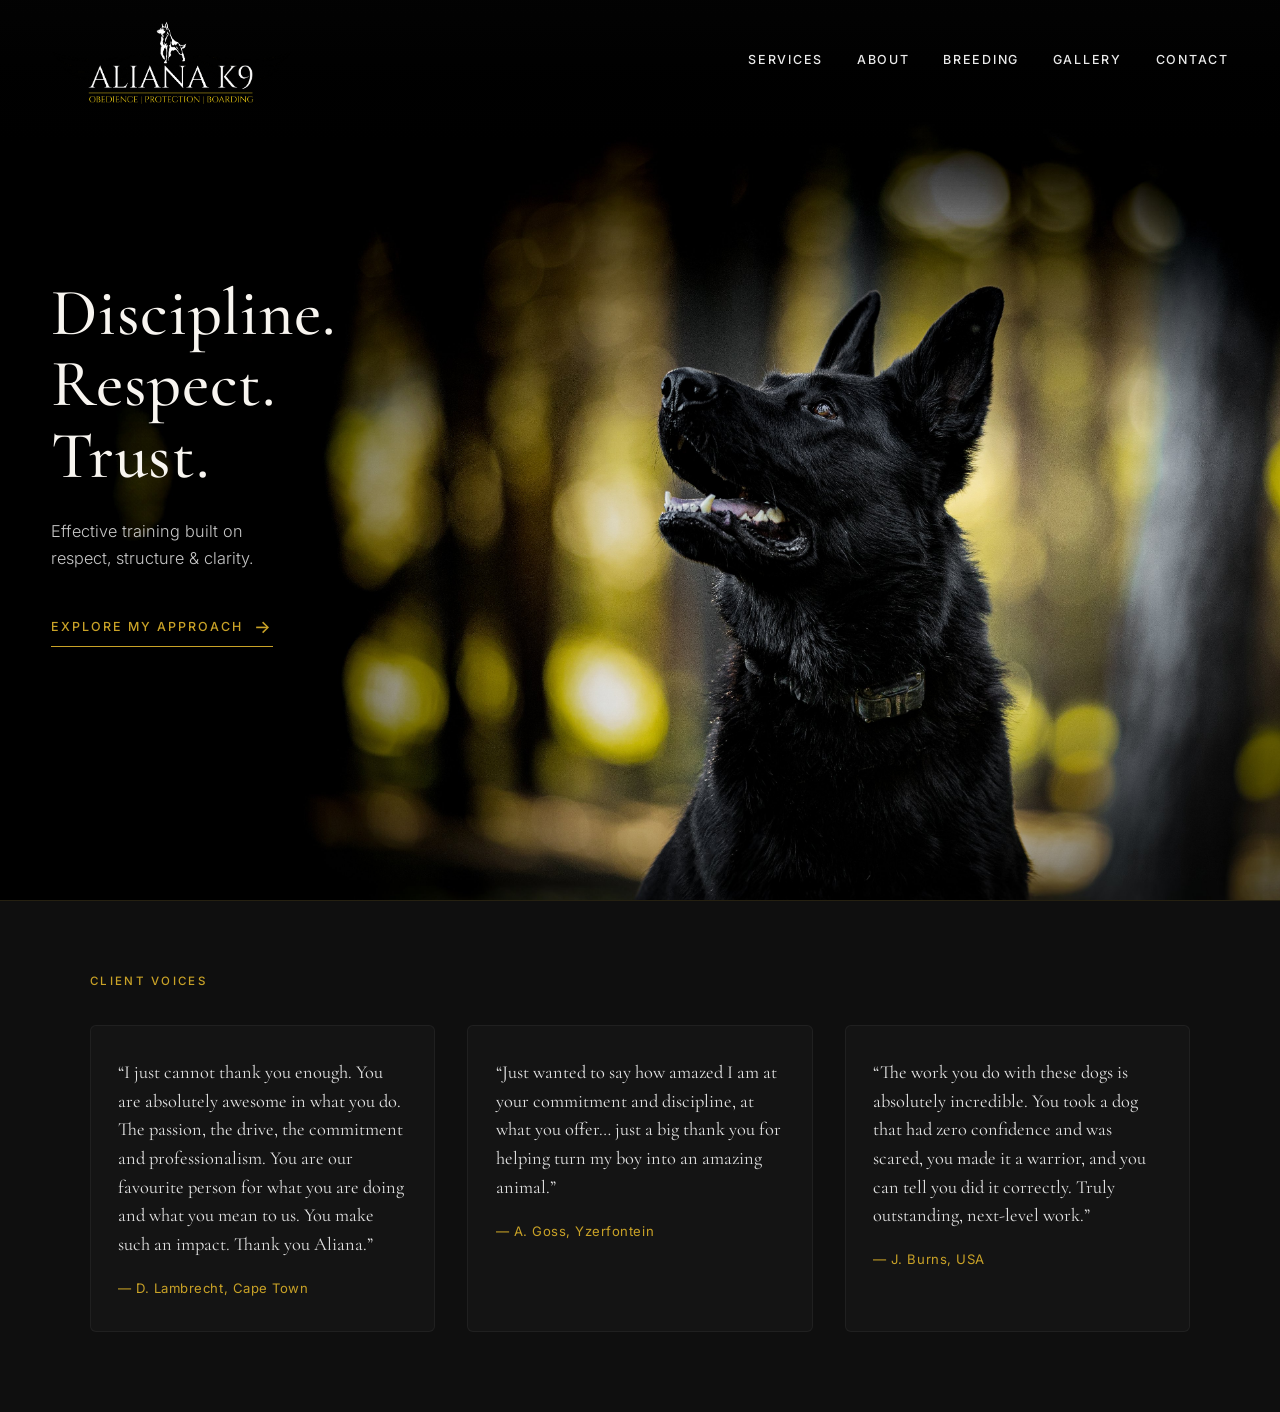
<file: index.html>
<!DOCTYPE html>
<html lang="en">
<head>
  <meta charset="UTF-8">
  <meta name="viewport" content="width=device-width, initial-scale=1.0">
  <title>Aliana K9 | Obedience • Protection • Boarding</title>
    <link rel="icon" href="images/favicon.ico" sizes="any">
  <link rel="icon" type="image/png" sizes="32x32" href="images/favicon-32x32.png">
  <link rel="icon" type="image/png" sizes="16x16" href="images/favicon-16x16.png">
  <link rel="apple-touch-icon" href="images/apple-touch-icon.png">
<link rel="stylesheet" href="styles.css">
  <link rel="preconnect" href="https://fonts.googleapis.com">
  <link rel="preconnect" href="https://fonts.gstatic.com" crossorigin>
  <link href="https://fonts.googleapis.com/css2?family=Cormorant+Garamond:wght@400;500;600;700&family=Inter:wght@300;400;500;600&display=swap" rel="stylesheet">
</head>
<body>

  <!-- HEADER -->
  <header class="header">
    <a href="index.html" class="logo">
      <img src="images/logo.png" alt="Aliana K9" class="logo-img">
    </a>

    <nav class="nav">
      <a href="services.html" class="nav-link">SERVICES</a>
      <a href="about.html" class="nav-link">ABOUT</a>
      <a href="breeding.html" class="nav-link">BREEDING</a>
      <a href="gallery.html" class="nav-link">GALLERY</a>
      <a href="contact.html" class="nav-link">CONTACT</a>
    </nav>

    <button class="menu-toggle" aria-label="Toggle menu">
      <span></span>
      <span></span>
      <span></span>
    </button>
  </header>

  <!-- HERO -->
  <section class="hero">
    <div class="hero-content">
      <h1 class="hero-title">
        Discipline.<br>
        Respect.<br>
        Trust.
      </h1>
      <p class="hero-subtitle">
        Effective training built on<br>
        respect, structure & clarity.
      </p>
      <a href="services.html" class="hero-cta">
        EXPLORE MY APPROACH
        <span class="arrow">→</span>
      </a>
    </div>

    <div class="hero-image">
      <img src="images/hero-dog.jpg" alt="Black German Shepherd looking upward in a golden forest light">
    </div>
  </section>

  <!-- TESTIMONIALS -->
  <section class="testimonials">
    <div class="testimonials-inner">
      <p class="about-eyebrow centered">Client Voices</p>

      <div class="testimonials-grid">
        <blockquote class="testimonial">
          <p>“I just cannot thank you enough. You are absolutely awesome in what you do. The passion, the drive, the commitment and professionalism. You are our favourite person for what you are doing and what you mean to us. You make such an impact. Thank you Aliana.”</p>
          <cite>— D. Lambrecht, Cape Town</cite>
        </blockquote>

        <blockquote class="testimonial">
          <p>“Just wanted to say how amazed I am at your commitment and discipline, at what you offer… just a big thank you for helping turn my boy into an amazing animal.”</p>
          <cite>— A. Goss, Yzerfontein</cite>
        </blockquote>

        <blockquote class="testimonial">
          <p>“The work you do with these dogs is absolutely incredible. You took a dog that had zero confidence and was scared, you made it a warrior, and you can tell you did it correctly. Truly outstanding, next-level work.”</p>
          <cite>— J. Burns, USA</cite>
        </blockquote>
      </div>
    </div>
  </section>

  <script>
    const toggle = document.querySelector('.menu-toggle');
    const nav = document.querySelector('.nav');
    toggle.addEventListener('click', () => {
      nav.classList.toggle('open');
      toggle.classList.toggle('open');
    });
  </script>

</body>
</html>
</file>
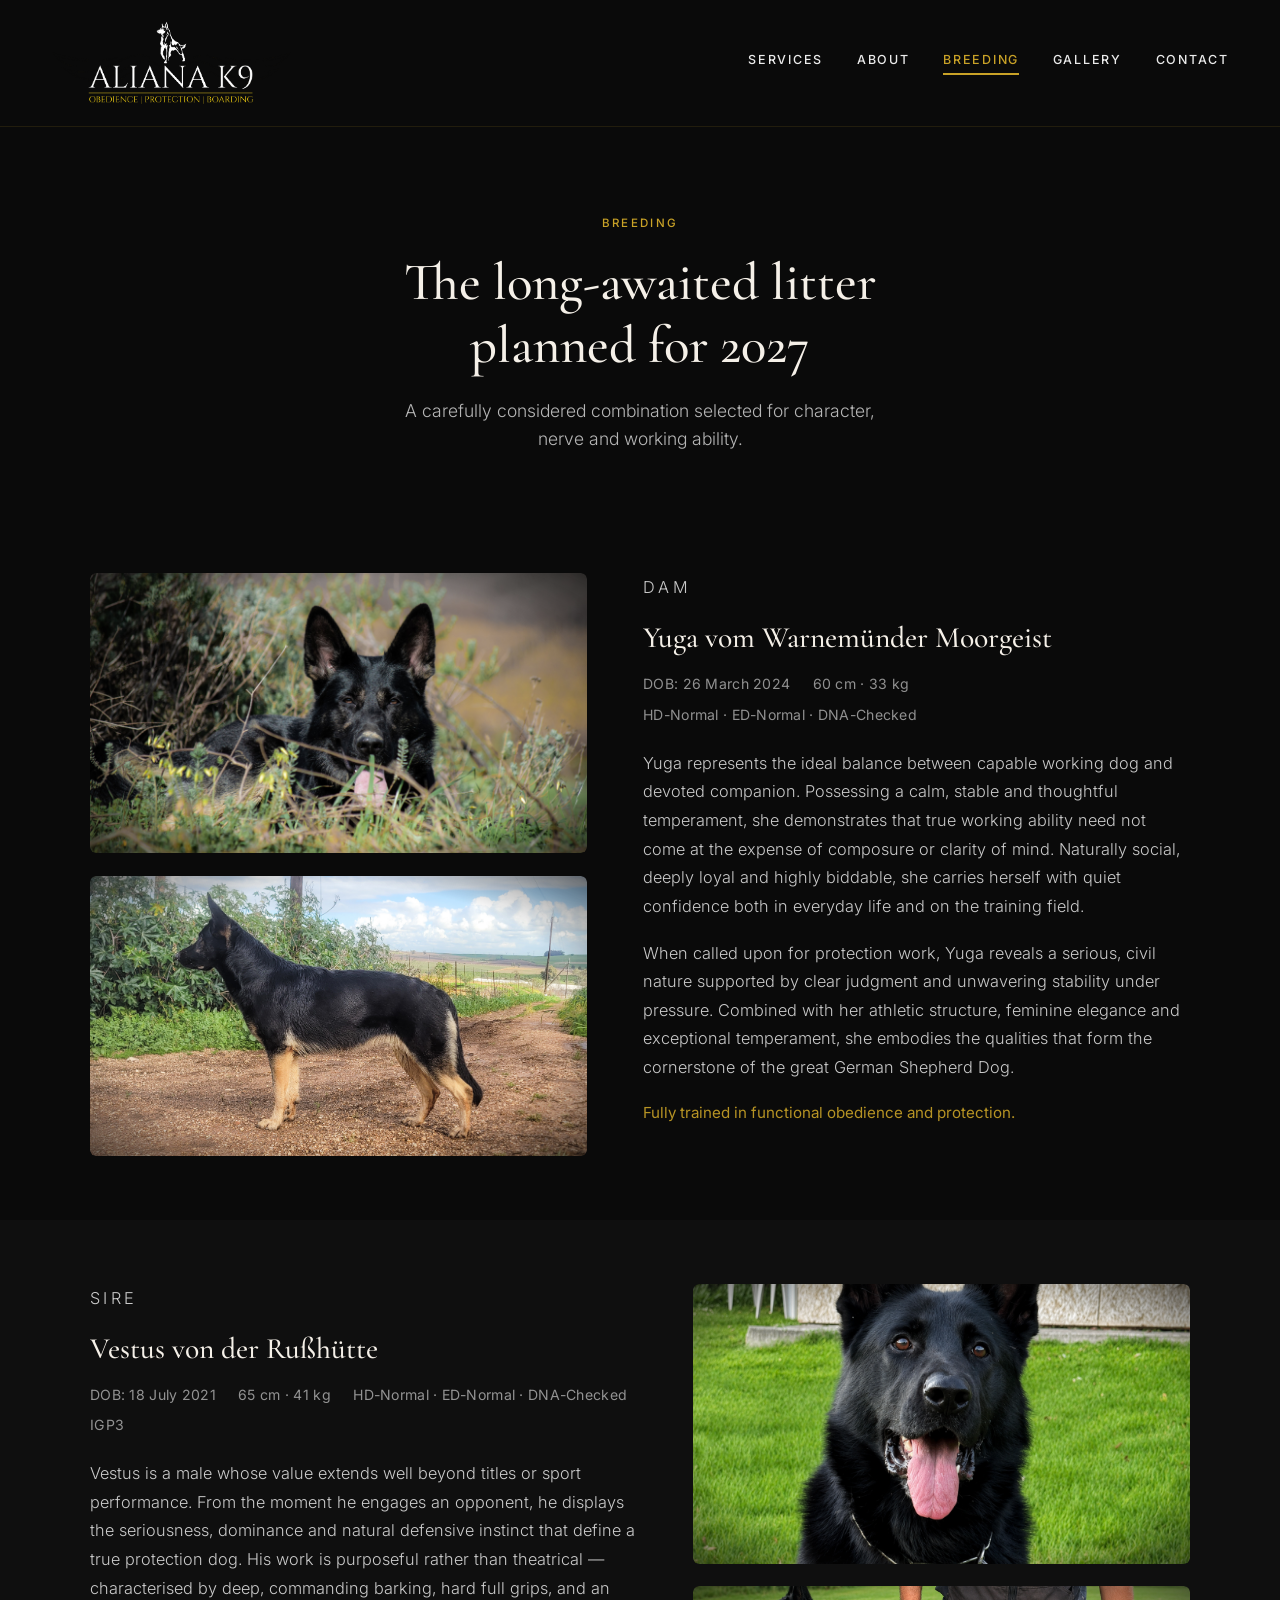
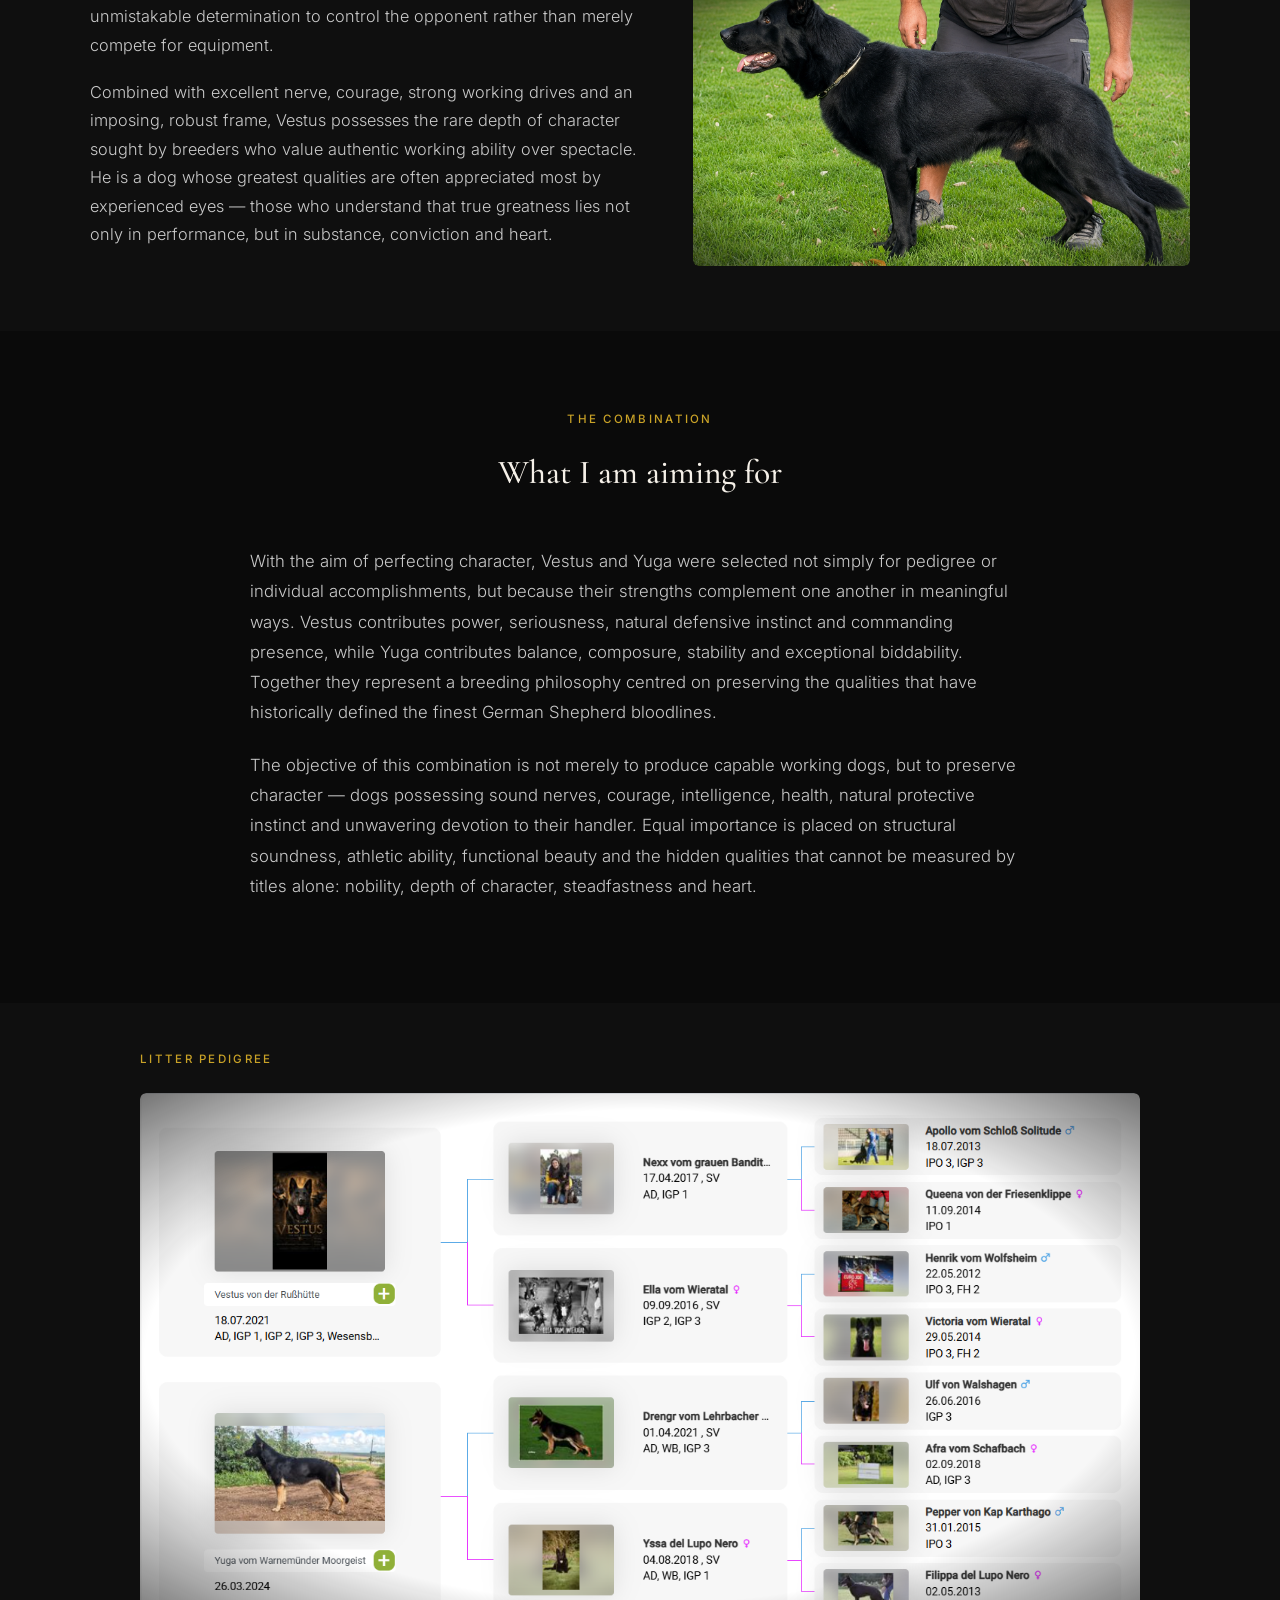
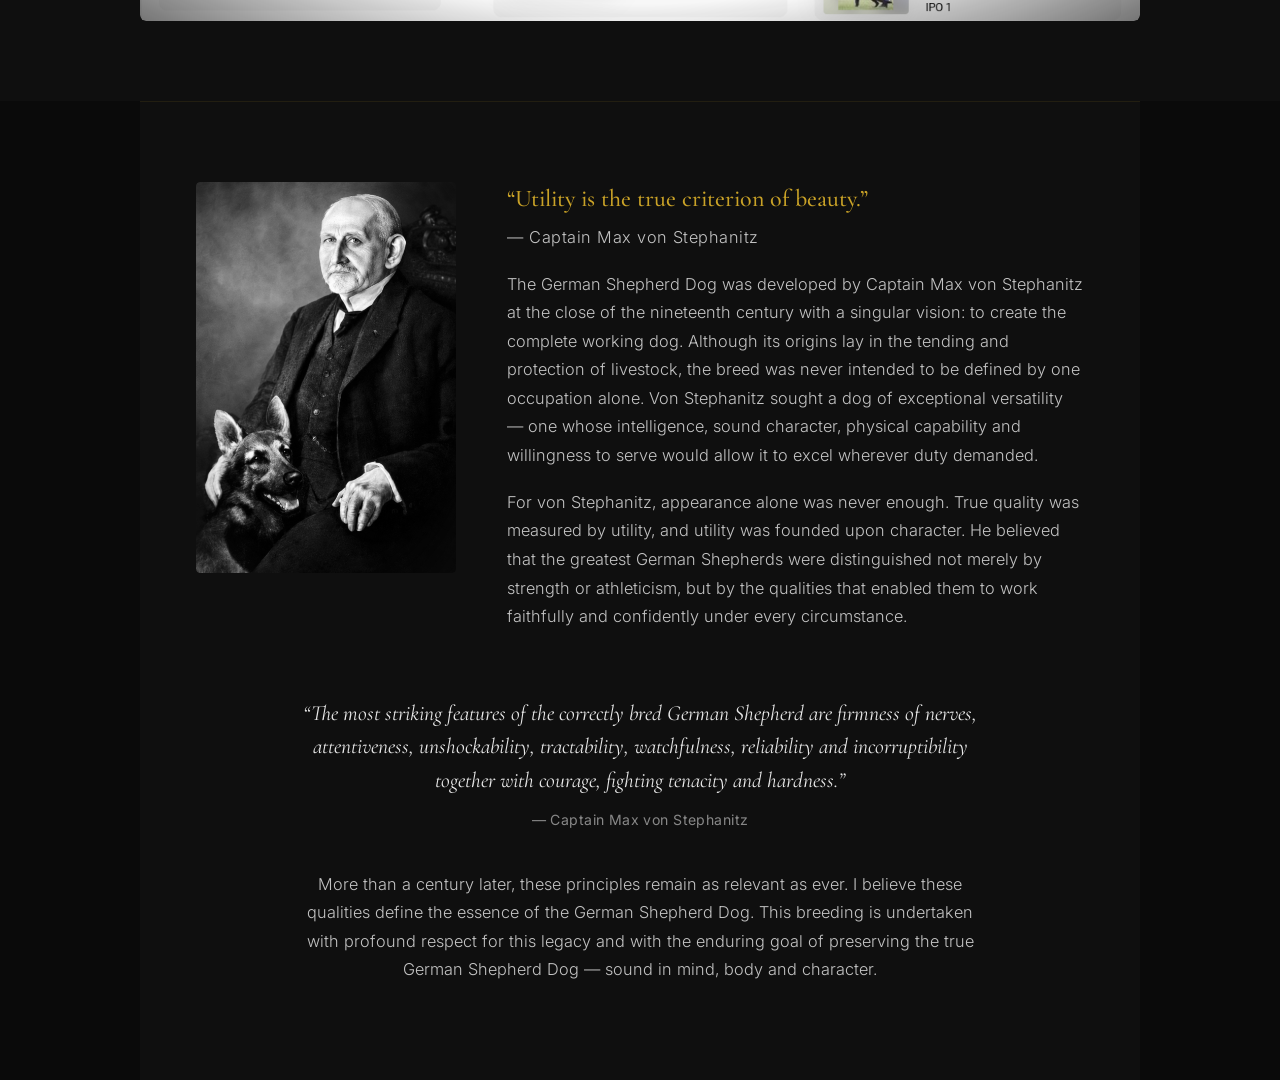
<file: breeding.html>
<!DOCTYPE html>
<html lang="en">
<head>
  <meta charset="UTF-8">
  <meta name="viewport" content="width=device-width, initial-scale=1.0">
  <title>Breeding | Aliana K9</title>
    <link rel="icon" href="images/favicon.ico" sizes="any">
  <link rel="icon" type="image/png" sizes="32x32" href="images/favicon-32x32.png">
  <link rel="icon" type="image/png" sizes="16x16" href="images/favicon-16x16.png">
  <link rel="apple-touch-icon" href="images/apple-touch-icon.png">
<link rel="stylesheet" href="styles.css">
  <link rel="preconnect" href="https://fonts.googleapis.com">
  <link rel="preconnect" href="https://fonts.gstatic.com" crossorigin>
  <link href="https://fonts.googleapis.com/css2?family=Cormorant+Garamond:wght@400;500;600;700&family=Inter:wght@300;400;500;600&display=swap" rel="stylesheet">
</head>
<body>

  <!-- HEADER -->
  <header class="header header-solid">
    <a href="index.html" class="logo">
      <img src="images/logo.png" alt="Aliana K9" class="logo-img">
    </a>

                <nav class="nav">
      <a href="services.html" class="nav-link">SERVICES</a>
      <a href="about.html" class="nav-link">ABOUT</a>
      <a href="breeding.html" class="nav-link active">BREEDING</a>
      <a href="gallery.html" class="nav-link">GALLERY</a>
      <a href="contact.html" class="nav-link">CONTACT</a>
    </nav>

    <button class="menu-toggle" aria-label="Toggle menu">
      <span></span>
      <span></span>
      <span></span>
    </button>
  </header>

  <!-- INTRO -->
  <section class="page-intro">
    <p class="about-eyebrow">Breeding</p>
    <h1 class="page-title">The long-awaited litter<br>planned for 2027</h1>
    <p class="page-subtitle">A carefully considered combination selected for character, nerve and working ability.</p>
  </section>

  <!-- DAM: YUGA -->
  <section class="dog-profile">
    <div class="dog-profile-inner">
      <div class="dog-photos">
        <div class="dog-photo soft-edge">
          <img src="images/yuga-head.jpg" alt="Yuga vom Warnemünder Moorgeist">
        </div>
        <div class="dog-photo soft-edge">
          <img src="images/yuga-stack.jpg" alt="Yuga stacked">
        </div>
      </div>

      <div class="dog-info">
        <p class="dog-role">Dam</p>
        <h2 class="dog-name">
          <a href="https://www.working-dog.com/dogs-details/7832154/Yuga-vom-Warnem%C3%BCnder-Moorgeist" target="_blank" rel="noopener">
            Yuga vom Warnemünder Moorgeist
          </a>
        </h2>

        <div class="dog-meta">
          <span>DOB: 26 March 2024</span>
          <span>60 cm · 33 kg</span>
          <span>HD-Normal · ED-Normal · DNA-Checked</span>
        </div>

        <p>
          Yuga represents the ideal balance between capable working dog and devoted companion. Possessing a calm, stable and thoughtful temperament, she demonstrates that true working ability need not come at the expense of composure or clarity of mind. Naturally social, deeply loyal and highly biddable, she carries herself with quiet confidence both in everyday life and on the training field.
        </p>
        <p>
          When called upon for protection work, Yuga reveals a serious, civil nature supported by clear judgment and unwavering stability under pressure. Combined with her athletic structure, feminine elegance and exceptional temperament, she embodies the qualities that form the cornerstone of the great German Shepherd Dog.
        </p>
        <p class="dog-training">Fully trained in functional obedience and protection.</p>
      </div>
    </div>
  </section>

  <!-- SIRE: VESTUS -->
  <section class="dog-profile dog-profile--alt">
    <div class="dog-profile-inner dog-profile-inner--reverse">
      <div class="dog-photos">
        <div class="dog-photo soft-edge">
          <img src="images/vestus-head.jpg" alt="Vestus von der Rußhütte">
        </div>
        <div class="dog-photo soft-edge">
          <img src="images/vestus-stack.jpg" alt="Vestus stacked">
        </div>
      </div>

      <div class="dog-info">
        <p class="dog-role">Sire</p>
        <h2 class="dog-name">
          <a href="https://www.working-dog.com/dogs-details/7255461/Vestus-von-der-Ru%C3%9Fh%C3%BCtte" target="_blank" rel="noopener">
            Vestus von der Rußhütte
          </a>
        </h2>

        <div class="dog-meta">
          <span>DOB: 18 July 2021</span>
          <span>65 cm · 41 kg</span>
          <span>HD-Normal · ED-Normal · DNA-Checked</span>
          <span>IGP3</span>
        </div>

        <p>
          Vestus is a male whose value extends well beyond titles or sport performance. From the moment he engages an opponent, he displays the seriousness, dominance and natural defensive instinct that define a true protection dog. His work is purposeful rather than theatrical — characterised by deep, commanding barking, hard full grips, and an unmistakable determination to control the opponent rather than merely compete for equipment.
        </p>
        <p>
          Combined with excellent nerve, courage, strong working drives and an imposing, robust frame, Vestus possesses the rare depth of character sought by breeders who value authentic working ability over spectacle. He is a dog whose greatest qualities are often appreciated most by experienced eyes — those who understand that true greatness lies not only in performance, but in substance, conviction and heart.
        </p>
      </div>
    </div>
  </section>

  <!-- THE COMBINATION -->
  <section class="breeding-aim">
    <div class="breeding-aim-inner">
      <p class="about-eyebrow centered">The Combination</p>
      <h2 class="section-title">What I am aiming for</h2>
      <div class="aim-text">
        <p>
          With the aim of perfecting character, Vestus and Yuga were selected not simply for pedigree or individual accomplishments, but because their strengths complement one another in meaningful ways. Vestus contributes power, seriousness, natural defensive instinct and commanding presence, while Yuga contributes balance, composure, stability and exceptional biddability. Together they represent a breeding philosophy centred on preserving the qualities that have historically defined the finest German Shepherd bloodlines.
        </p>
        <p>
          The objective of this combination is not merely to produce capable working dogs, but to preserve character — dogs possessing sound nerves, courage, intelligence, health, natural protective instinct and unwavering devotion to their handler. Equal importance is placed on structural soundness, athletic ability, functional beauty and the hidden qualities that cannot be measured by titles alone: nobility, depth of character, steadfastness and heart.
        </p>
      </div>
    </div>
  </section>

  <!-- PEDIGREE -->
  <section class="pedigree-section">
    <div class="pedigree-inner">
      <p class="about-eyebrow centered">Litter Pedigree</p>
      <div class="pedigree-image soft-edge">
        <img src="images/litter-pedigree.png" alt="Planned litter pedigree">
      </div>
    </div>
  </section>

<!-- VON STEPHANITZ -->
  <section class="legacy-section">
    <div class="legacy-top">
      <div class="legacy-image soft-edge">
        <img src="images/von-stephanitz.jpg" alt="Captain Max von Stephanitz">
      </div>
      <div class="legacy-intro">
        <blockquote class="legacy-quote-short">
          “Utility is the true criterion of beauty.”
        </blockquote>
        <p class="quote-attr">— Captain Max von Stephanitz</p>
        <p>
          The German Shepherd Dog was developed by Captain Max von Stephanitz at the close of the nineteenth century with a singular vision: to create the complete working dog. Although its origins lay in the tending and protection of livestock, the breed was never intended to be defined by one occupation alone. Von Stephanitz sought a dog of exceptional versatility — one whose intelligence, sound character, physical capability and willingness to serve would allow it to excel wherever duty demanded.
        </p>
        <p>
          For von Stephanitz, appearance alone was never enough. True quality was measured by utility, and utility was founded upon character. He believed that the greatest German Shepherds were distinguished not merely by strength or athleticism, but by the qualities that enabled them to work faithfully and confidently under every circumstance.
        </p>
      </div>
    </div>

    <div class="legacy-featured">
      <blockquote class="legacy-quote-long">
        “The most striking features of the correctly bred German Shepherd are firmness of nerves, attentiveness, unshockability, tractability, watchfulness, reliability and incorruptibility together with courage, fighting tenacity and hardness.”
      </blockquote>
      <p class="quote-attr">— Captain Max von Stephanitz</p>
    </div>

    <div class="legacy-closing">
      <p>
        More than a century later, these principles remain as relevant as ever. I believe these qualities define the essence of the German Shepherd Dog. This breeding is undertaken with profound respect for this legacy and with the enduring goal of preserving the true German Shepherd Dog — sound in mind, body and character.
      </p>
    </div>
  </section>

  <script>
    const toggle = document.querySelector('.menu-toggle');
    const nav = document.querySelector('.nav');
    toggle.addEventListener('click', () => {
      nav.classList.toggle('open');
      toggle.classList.toggle('open');
    });
  </script>

</body>
</html>
</file>
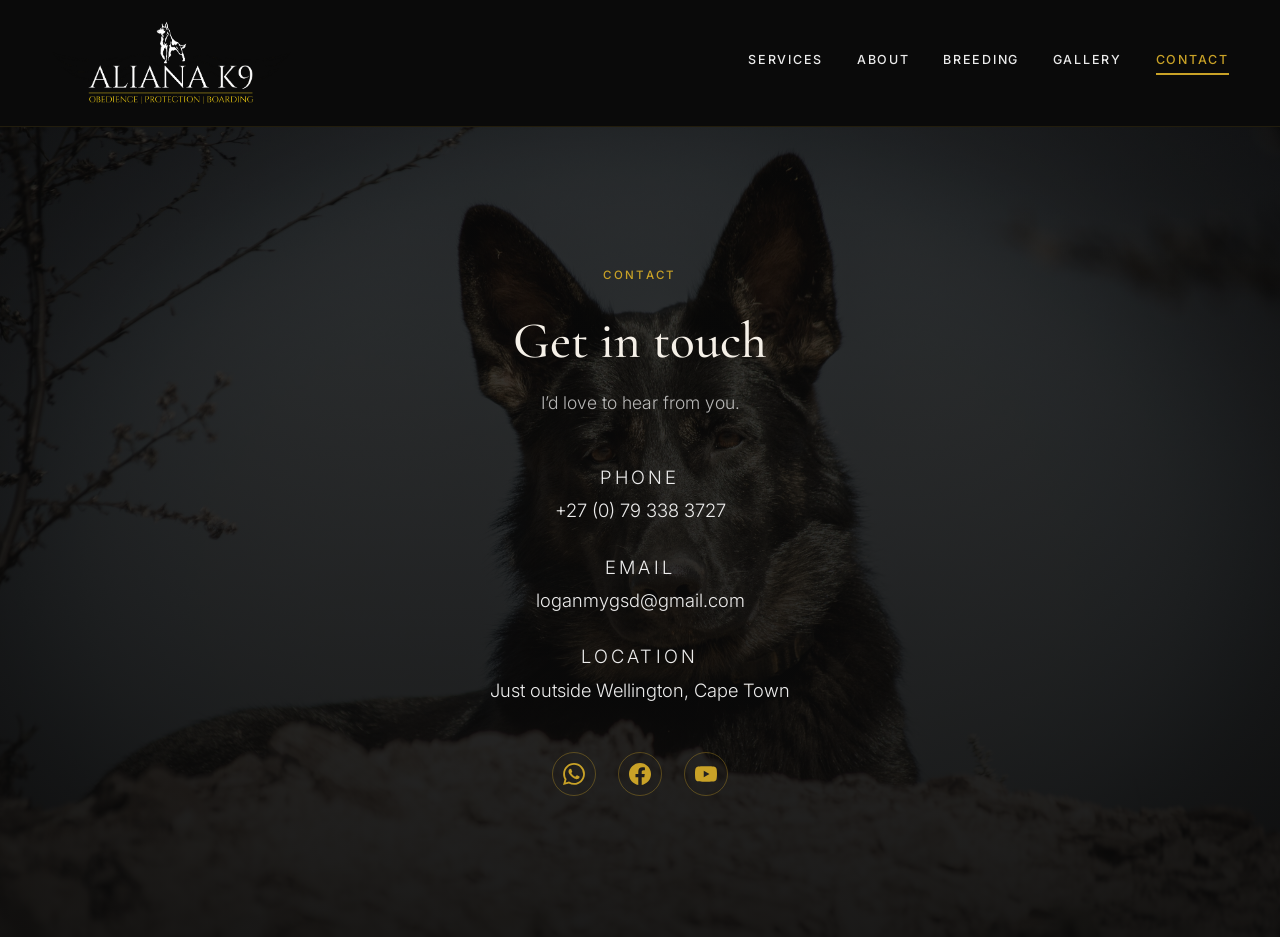
<file: contact.html>
<!DOCTYPE html>
<html lang="en">
<head>
  <meta charset="UTF-8">
  <meta name="viewport" content="width=device-width, initial-scale=1.0">
  <title>Contact | Aliana K9</title>
    <link rel="icon" href="images/favicon.ico" sizes="any">
  <link rel="icon" type="image/png" sizes="32x32" href="images/favicon-32x32.png">
  <link rel="icon" type="image/png" sizes="16x16" href="images/favicon-16x16.png">
  <link rel="apple-touch-icon" href="images/apple-touch-icon.png">
<link rel="stylesheet" href="styles.css">
  <link rel="preconnect" href="https://fonts.googleapis.com">
  <link rel="preconnect" href="https://fonts.gstatic.com" crossorigin>
  <link href="https://fonts.googleapis.com/css2?family=Cormorant+Garamond:wght@400;500;600;700&family=Inter:wght@300;400;500;600&display=swap" rel="stylesheet">
</head>
<body>

  <!-- HEADER -->
  <header class="header header-solid">
    <a href="index.html" class="logo">
      <img src="images/logo.png" alt="Aliana K9" class="logo-img">
    </a>

                    <nav class="nav">
      <a href="services.html" class="nav-link">SERVICES</a>
      <a href="about.html" class="nav-link">ABOUT</a>
      <a href="breeding.html" class="nav-link">BREEDING</a>
      <a href="gallery.html" class="nav-link">GALLERY</a>
      <a href="contact.html" class="nav-link active">CONTACT</a>
    </nav>

    <button class="menu-toggle" aria-label="Toggle menu">
      <span></span>
      <span></span>
      <span></span>
    </button>
  </header>

  <!-- CONTACT SECTION -->
  <section class="contact-hero">
    <div class="contact-bg">
      <img src="images/contact-bg.jpg" alt="">
    </div>

    <div class="contact-content">
      <p class="about-eyebrow">Contact</p>
      <h1 class="contact-title">Get in touch</h1>
      <p class="contact-intro">I’d love to hear from you.</p>

      <div class="contact-details">
        <div class="contact-item">
          <span class="contact-label">Phone</span>
          <a href="tel:+27793383727">+27 (0) 79 338 3727</a>
        </div>

        <div class="contact-item">
          <span class="contact-label">Email</span>
          <a href="mailto:loganmygsd@gmail.com">loganmygsd@gmail.com</a>
        </div>

        <div class="contact-item">
          <span class="contact-label">Location</span>
          <span>Just outside Wellington, Cape Town</span>
        </div>
      </div>

      <div class="contact-social">
        <a href="https://wa.me/0027793383727" target="_blank" rel="noopener" aria-label="WhatsApp" class="social-link">
          <svg width="22" height="22" viewBox="0 0 24 24" fill="currentColor"><path d="M17.472 14.382c-.297-.149-1.758-.867-2.03-.967-.273-.099-.471-.148-.67.15-.197.297-.767.966-.94 1.164-.173.199-.347.223-.644.075-.297-.15-1.255-.463-2.39-1.475-.883-.788-1.48-1.761-1.653-2.059-.173-.297-.018-.458.13-.606.134-.133.298-.347.446-.52.149-.174.198-.298.298-.497.099-.198.05-.371-.025-.52-.075-.149-.669-1.612-.916-2.207-.242-.579-.487-.5-.669-.51-.173-.008-.371-.01-.57-.01-.198 0-.52.074-.792.372-.272.297-1.04 1.016-1.04 2.479 0 1.462 1.065 2.875 1.213 3.074.149.198 2.096 3.2 5.077 4.487.709.306 1.262.489 1.694.625.712.227 1.36.195 1.871.118.571-.085 1.758-.719 2.006-1.413.248-.694.248-1.289.173-1.413-.074-.124-.272-.198-.57-.347m-5.421 7.403h-.004a9.87 9.87 0 01-5.031-1.378l-.361-.214-3.741.982.998-3.648-.235-.374a9.86 9.86 0 01-1.51-5.26c.001-5.45 4.436-9.884 9.888-9.884 2.64 0 5.122 1.03 6.988 2.898a9.825 9.825 0 012.893 6.994c-.003 5.45-4.435 9.884-9.885 9.884m8.413-18.297A11.815 11.815 0 0012.05 0C5.495 0 .16 5.335.157 11.892c0 2.096.547 4.142 1.588 5.945L.057 24l6.305-1.654a11.882 11.882 0 005.683 1.448h.005c6.554 0 11.89-5.335 11.893-11.893a11.821 11.821 0 00-3.48-8.413z"/></svg>
        </a>
        <a href="https://www.facebook.com/trainedbyalianak9/" target="_blank" rel="noopener" aria-label="Facebook" class="social-link">
          <svg width="22" height="22" viewBox="0 0 24 24" fill="currentColor"><path d="M24 12.073c0-6.627-5.373-12-12-12s-12 5.373-12 12c0 5.99 4.388 10.954 10.125 11.854v-8.385H7.078v-3.47h3.047V9.43c0-3.007 1.792-4.669 4.533-4.669 1.312 0 2.686.235 2.686.235v2.953H15.83c-1.491 0-1.956.925-1.956 1.874v2.25h3.328l-.532 3.47h-2.796v8.385C19.612 23.027 24 18.062 24 12.073z"/></svg>
        </a>
        <a href="https://www.youtube.com/@alianak9" target="_blank" rel="noopener" aria-label="YouTube" class="social-link">
          <svg width="22" height="22" viewBox="0 0 24 24" fill="currentColor"><path d="M23.498 6.186a3.016 3.016 0 0 0-2.122-2.136C19.505 3.545 12 3.545 12 3.545s-7.505 0-9.377.505A3.017 3.017 0 0 0 .502 6.186C0 8.07 0 12 0 12s0 3.93.502 5.814a3.016 3.016 0 0 0 2.122 2.136c1.871.505 9.376.505 9.376.505s7.505 0 9.377-.505a3.015 3.015 0 0 0 2.122-2.136C24 15.93 24 12 24 12s0-3.93-.502-5.814zM9.545 15.568V8.432L15.818 12l-6.273 3.568z"/></svg>
        </a>
      </div>
    </div>
  </section>

  <script>
    const toggle = document.querySelector('.menu-toggle');
    const nav = document.querySelector('.nav');
    toggle.addEventListener('click', () => {
      nav.classList.toggle('open');
      toggle.classList.toggle('open');
    });
  </script>

</body>
</html>
</file>
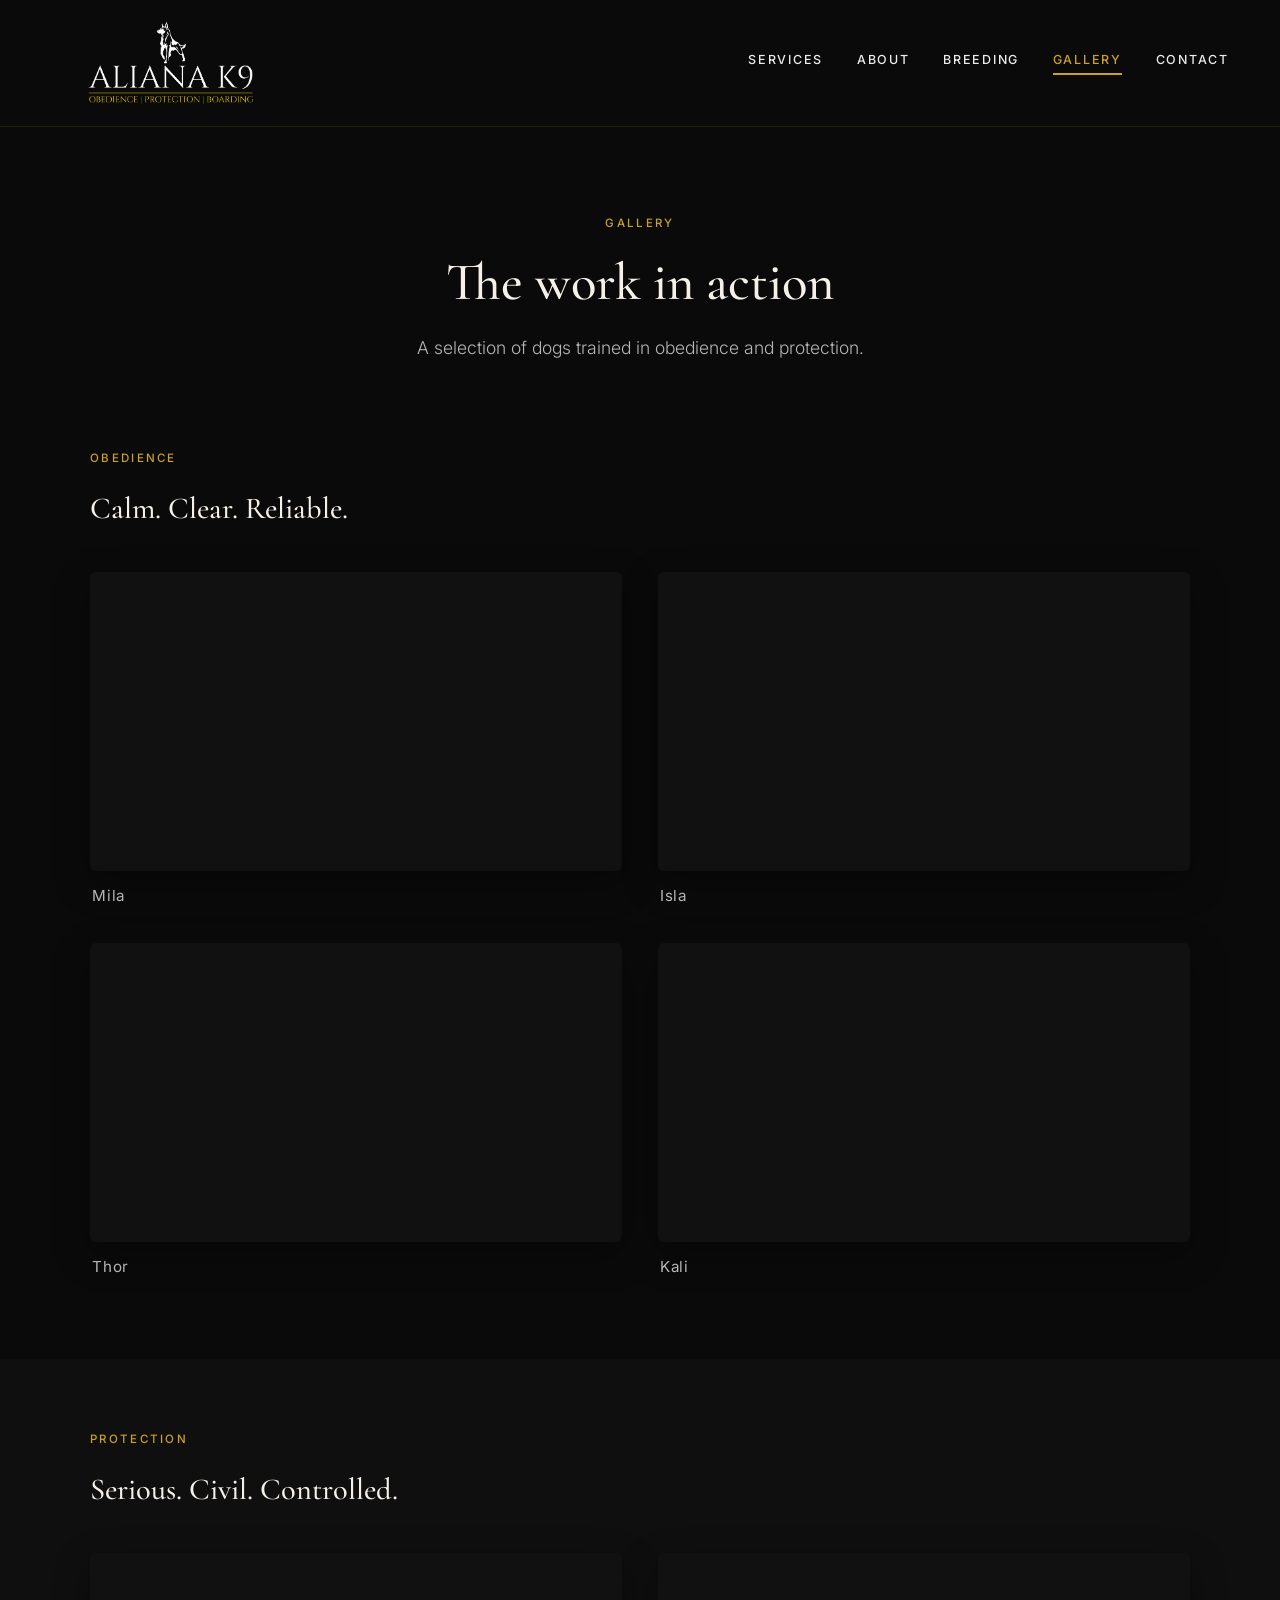
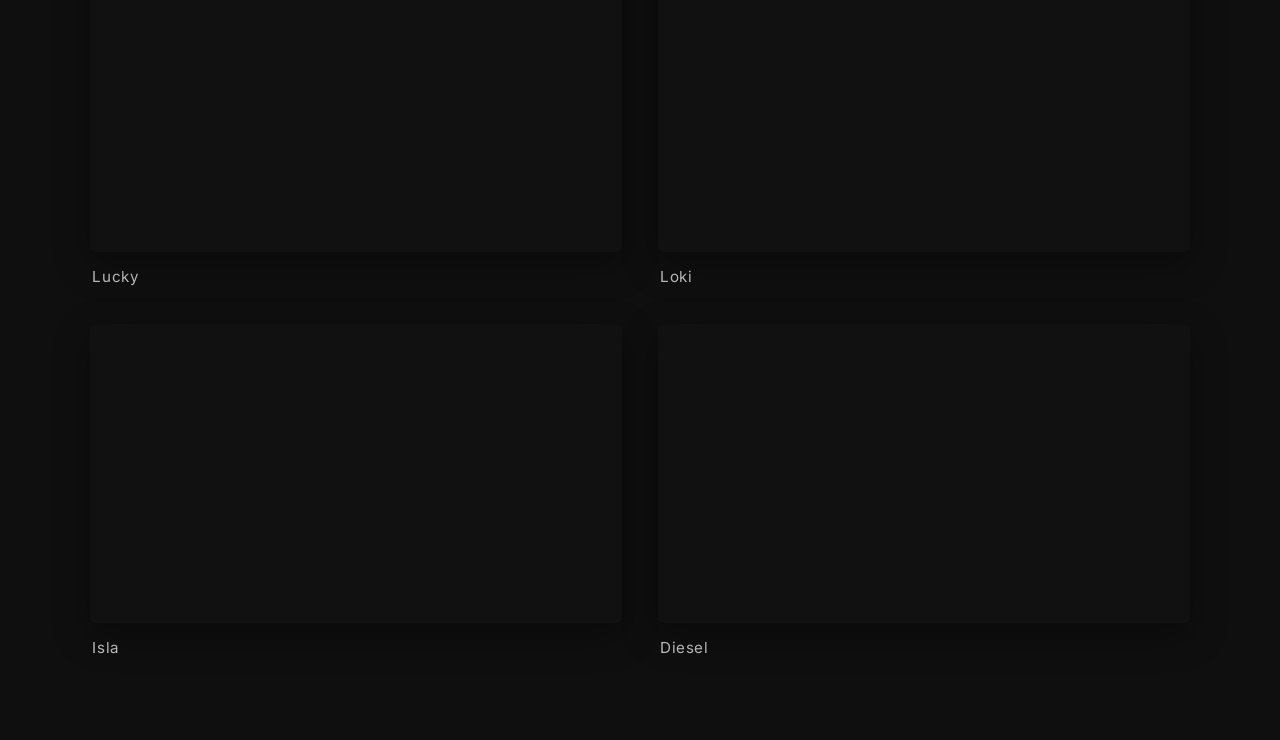
<file: gallery.html>
<!DOCTYPE html>
<html lang="en">
<head>
  <meta charset="UTF-8">
  <meta name="viewport" content="width=device-width, initial-scale=1.0">
  <title>Gallery | Aliana K9</title>
    <link rel="icon" href="images/favicon.ico" sizes="any">
  <link rel="icon" type="image/png" sizes="32x32" href="images/favicon-32x32.png">
  <link rel="icon" type="image/png" sizes="16x16" href="images/favicon-16x16.png">
  <link rel="apple-touch-icon" href="images/apple-touch-icon.png">
<link rel="stylesheet" href="styles.css">
  <link rel="preconnect" href="https://fonts.googleapis.com">
  <link rel="preconnect" href="https://fonts.gstatic.com" crossorigin>
  <link href="https://fonts.googleapis.com/css2?family=Cormorant+Garamond:wght@400;500;600;700&family=Inter:wght@300;400;500;600&display=swap" rel="stylesheet">
</head>
<body>

  <!-- HEADER -->
  <header class="header header-solid">
    <a href="index.html" class="logo">
      <img src="images/logo.png" alt="Aliana K9" class="logo-img">
    </a>

            <nav class="nav">
      <a href="services.html" class="nav-link">SERVICES</a>
      <a href="about.html" class="nav-link">ABOUT</a>
      <a href="breeding.html" class="nav-link">BREEDING</a>
      <a href="gallery.html" class="nav-link active">GALLERY</a>
      <a href="contact.html" class="nav-link">CONTACT</a>
    </nav>

    <button class="menu-toggle" aria-label="Toggle menu">
      <span></span>
      <span></span>
      <span></span>
    </button>
  </header>

  <!-- INTRO -->
  <section class="page-intro">
    <p class="about-eyebrow">Gallery</p>
    <h1 class="page-title">The work in action</h1>
    <p class="page-subtitle">A selection of dogs trained in obedience and protection.</p>
  </section>

  <!-- OBEDIENCE -->
  <section class="gallery-section">
    <div class="gallery-inner">
      <p class="about-eyebrow">Obedience</p>
      <h2 class="gallery-heading">Calm. Clear. Reliable.</h2>

      <div class="video-grid">
        <div class="video-card">
          <div class="video-wrap">
            <iframe src="https://www.youtube.com/embed/GWLqxVm_E0M" title="Mila – Obedience" frameborder="0" allow="accelerometer; autoplay; clipboard-write; encrypted-media; gyroscope; picture-in-picture" allowfullscreen loading="lazy"></iframe>
          </div>
          <p class="video-title">Mila</p>
        </div>

        <div class="video-card">
          <div class="video-wrap">
            <iframe src="https://www.youtube.com/embed/WesXxj-6oh4" title="Isla – Obedience" frameborder="0" allow="accelerometer; autoplay; clipboard-write; encrypted-media; gyroscope; picture-in-picture" allowfullscreen loading="lazy"></iframe>
          </div>
          <p class="video-title">Isla</p>
        </div>

        <div class="video-card">
          <div class="video-wrap">
            <iframe src="https://www.youtube.com/embed/FQocVPtJMwo" title="Thor – Obedience" frameborder="0" allow="accelerometer; autoplay; clipboard-write; encrypted-media; gyroscope; picture-in-picture" allowfullscreen loading="lazy"></iframe>
          </div>
          <p class="video-title">Thor</p>
        </div>

        <div class="video-card">
          <div class="video-wrap">
            <iframe src="https://www.youtube.com/embed/nPTU072wtXs" title="Kali – Obedience" frameborder="0" allow="accelerometer; autoplay; clipboard-write; encrypted-media; gyroscope; picture-in-picture" allowfullscreen loading="lazy"></iframe>
          </div>
          <p class="video-title">Kali</p>
        </div>
      </div>
    </div>
  </section>

  <!-- PROTECTION -->
  <section class="gallery-section gallery-section--alt">
    <div class="gallery-inner">
      <p class="about-eyebrow">Protection</p>
      <h2 class="gallery-heading">Serious. Civil. Controlled.</h2>

      <div class="video-grid">
        <div class="video-card">
          <div class="video-wrap">
            <iframe src="https://www.youtube.com/embed/bjdnAGwf91w" title="Lucky – Protection" frameborder="0" allow="accelerometer; autoplay; clipboard-write; encrypted-media; gyroscope; picture-in-picture" allowfullscreen loading="lazy"></iframe>
          </div>
          <p class="video-title">Lucky</p>
        </div>

        <div class="video-card">
          <div class="video-wrap">
            <iframe src="https://www.youtube.com/embed/-EZ-5mHbNo4" title="Loki – Protection" frameborder="0" allow="accelerometer; autoplay; clipboard-write; encrypted-media; gyroscope; picture-in-picture" allowfullscreen loading="lazy"></iframe>
          </div>
          <p class="video-title">Loki</p>
        </div>

        <div class="video-card">
          <div class="video-wrap">
            <iframe src="https://www.youtube.com/embed/Wo1Rm5PBD50" title="Isla – Protection" frameborder="0" allow="accelerometer; autoplay; clipboard-write; encrypted-media; gyroscope; picture-in-picture" allowfullscreen loading="lazy"></iframe>
          </div>
          <p class="video-title">Isla</p>
        </div>

        <div class="video-card">
          <div class="video-wrap">
            <iframe src="https://www.youtube.com/embed/xfP6aWCavog" title="Diesel – Protection" frameborder="0" allow="accelerometer; autoplay; clipboard-write; encrypted-media; gyroscope; picture-in-picture" allowfullscreen loading="lazy"></iframe>
          </div>
          <p class="video-title">Diesel</p>
        </div>
      </div>
    </div>
  </section>

  <script>
    const toggle = document.querySelector('.menu-toggle');
    const nav = document.querySelector('.nav');
    toggle.addEventListener('click', () => {
      nav.classList.toggle('open');
      toggle.classList.toggle('open');
    });
  </script>

</body>
</html>
</file>
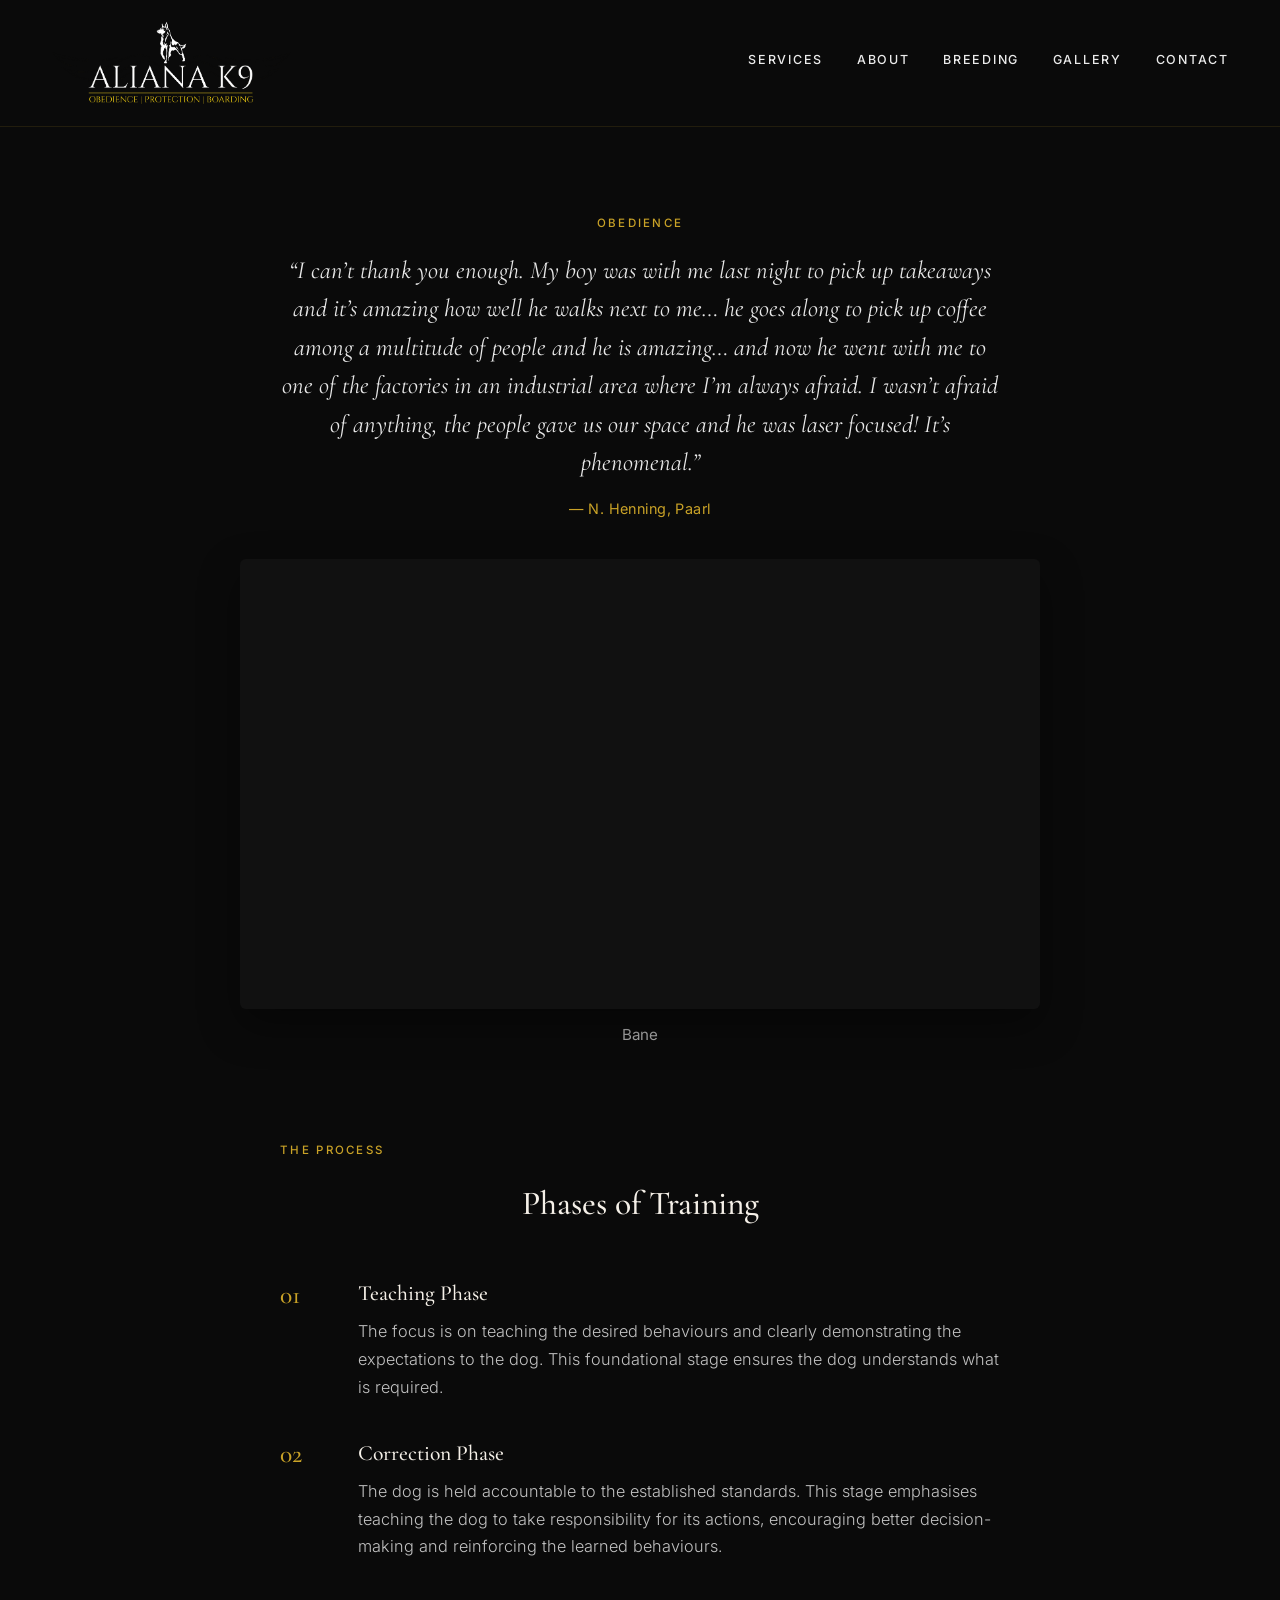
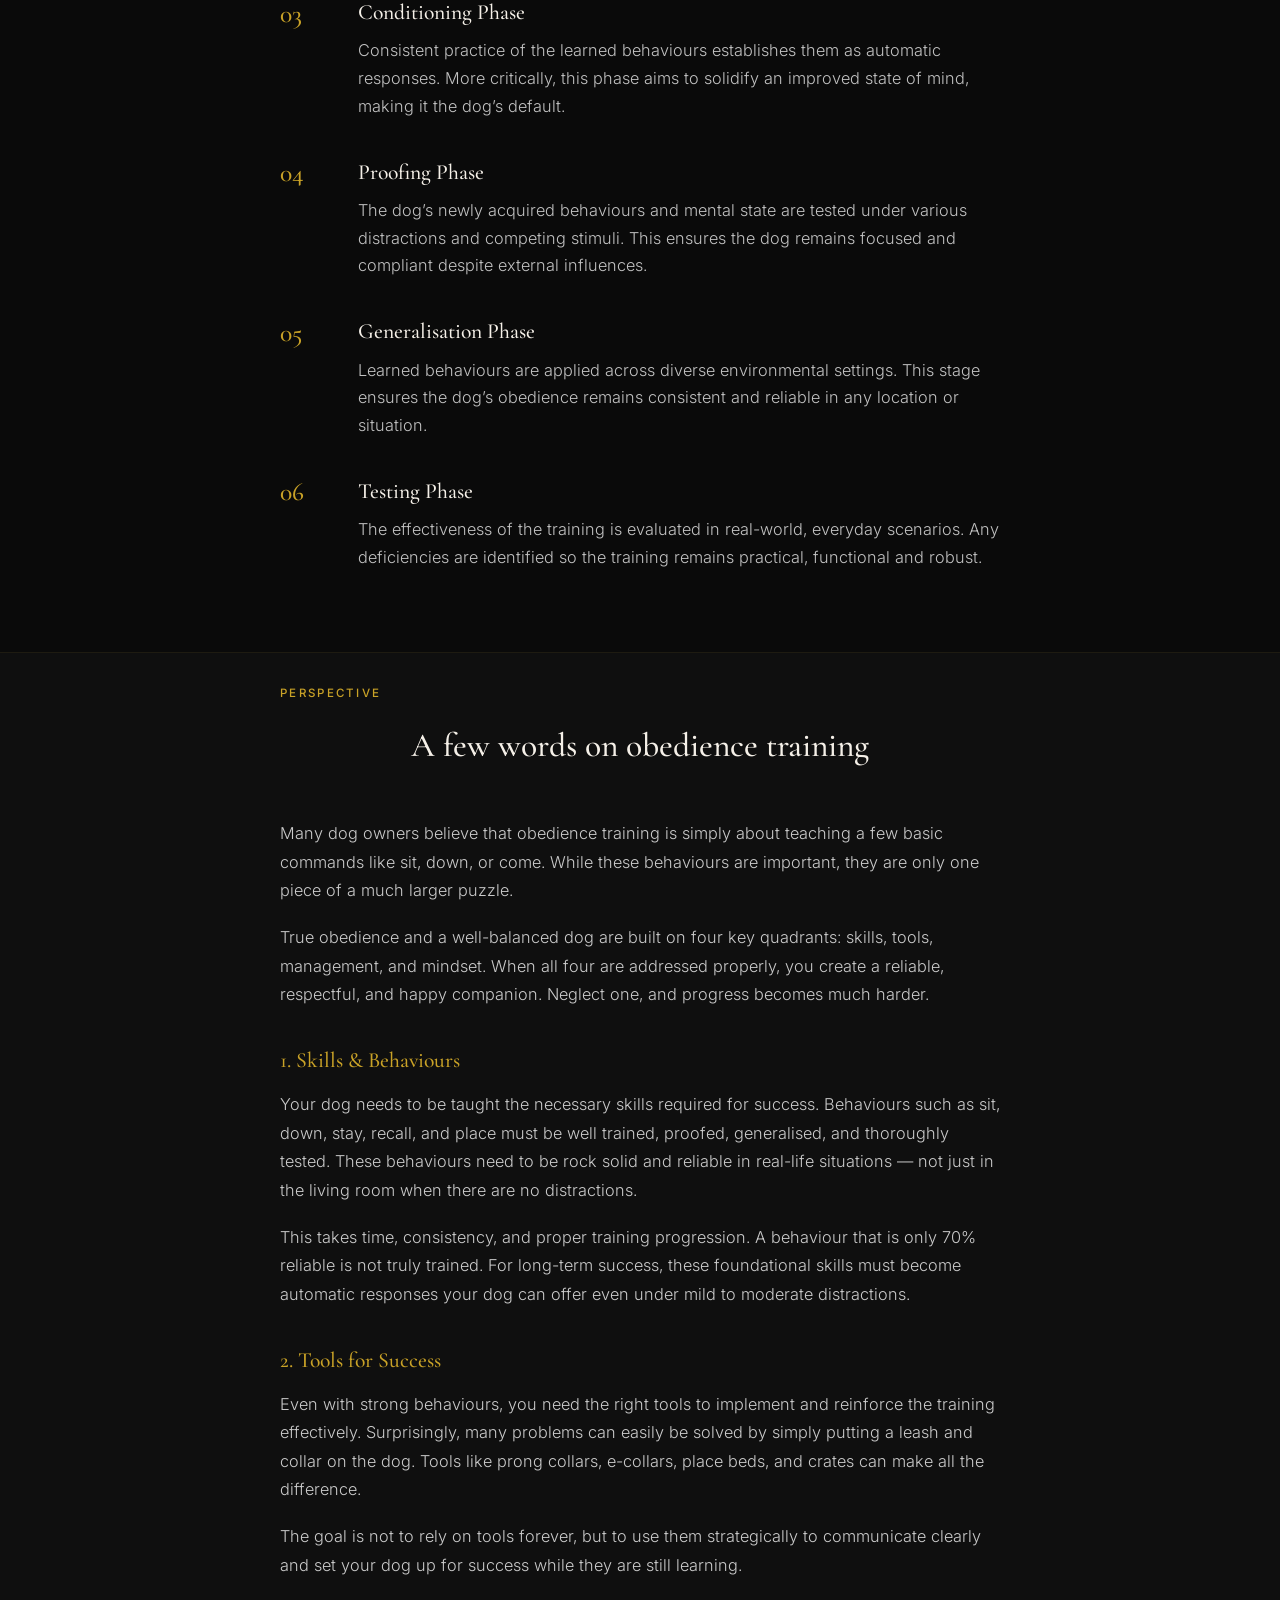
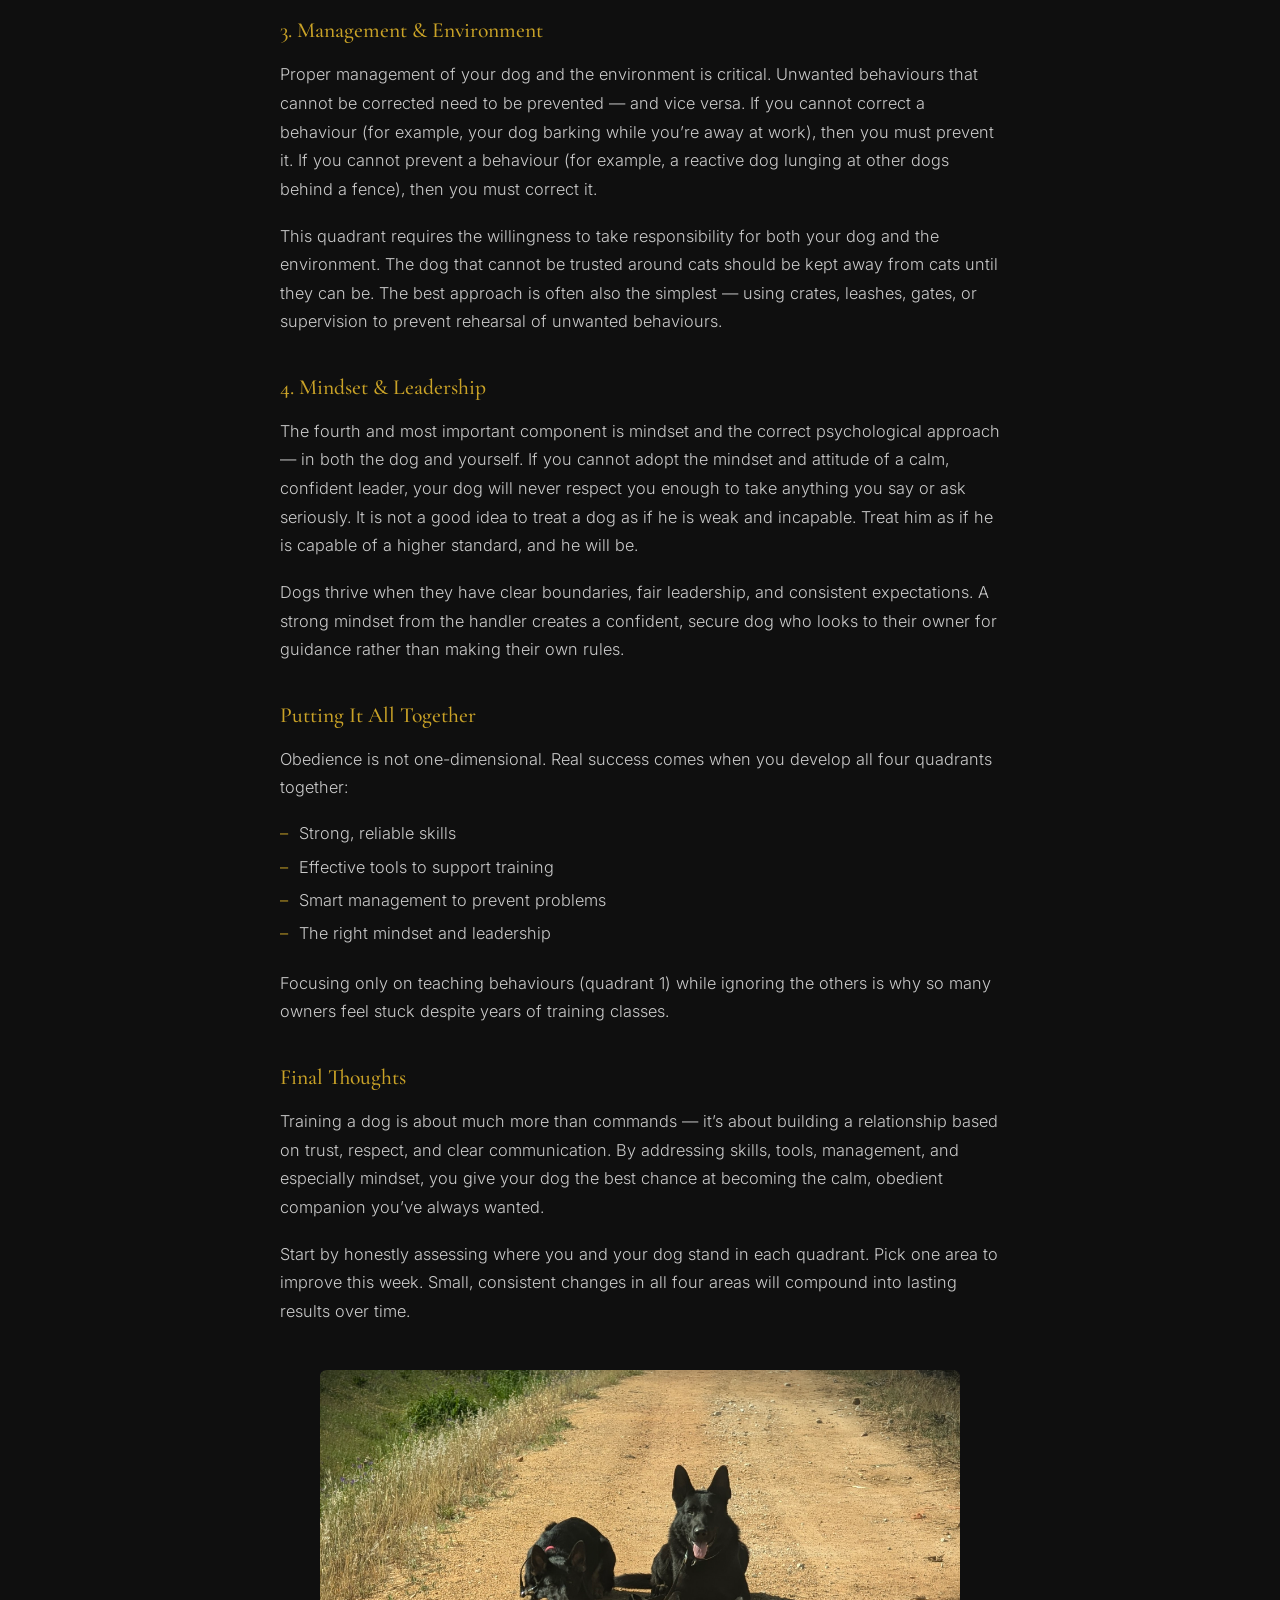
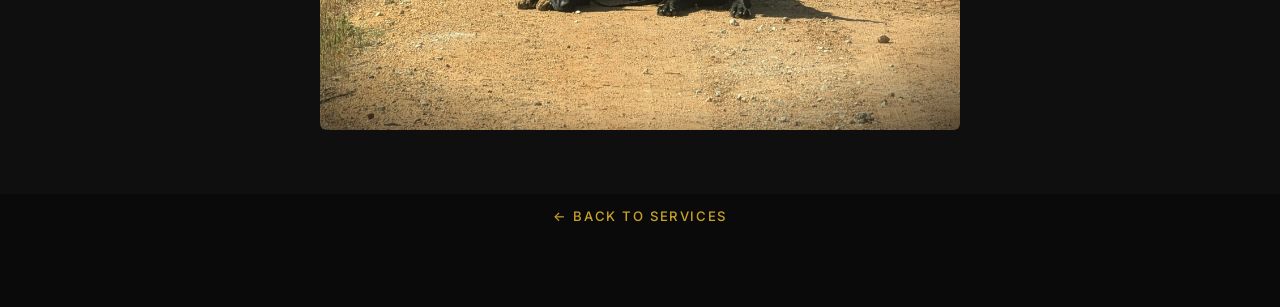
<file: obedience.html>
<!DOCTYPE html>
<html lang="en">
<head>
  <meta charset="UTF-8">
  <meta name="viewport" content="width=device-width, initial-scale=1.0">
  <title>Obedience | Aliana K9</title>
    <link rel="icon" href="images/favicon.ico" sizes="any">
  <link rel="icon" type="image/png" sizes="32x32" href="images/favicon-32x32.png">
  <link rel="icon" type="image/png" sizes="16x16" href="images/favicon-16x16.png">
  <link rel="apple-touch-icon" href="images/apple-touch-icon.png">
<link rel="stylesheet" href="styles.css">
  <link rel="preconnect" href="https://fonts.googleapis.com">
  <link rel="preconnect" href="https://fonts.gstatic.com" crossorigin>
  <link href="https://fonts.googleapis.com/css2?family=Cormorant+Garamond:wght@400;500;600;700&family=Inter:wght@300;400;500;600&display=swap" rel="stylesheet">
</head>
<body>

  <!-- HEADER -->
  <header class="header header-solid">
    <a href="index.html" class="logo">
      <img src="images/logo.png" alt="Aliana K9" class="logo-img">
    </a>

        <nav class="nav">
      <a href="services.html" class="nav-link">SERVICES</a>
      <a href="about.html" class="nav-link">ABOUT</a>
      <a href="breeding.html" class="nav-link">BREEDING</a>
      <a href="gallery.html" class="nav-link">GALLERY</a>
      <a href="contact.html" class="nav-link">CONTACT</a>
    </nav>

    <button class="menu-toggle" aria-label="Toggle menu">
      <span></span>
      <span></span>
      <span></span>
    </button>
  </header>

  <!-- INTRO -->
  <section class="page-intro prot-intro-quote">
    <p class="about-eyebrow">Obedience</p>
    <blockquote class="prot-testimonial">
      “I can’t thank you enough. My boy was with me last night to pick up takeaways and it’s amazing how well he walks next to me… he goes along to pick up coffee among a multitude of people and he is amazing… and now he went with me to one of the factories in an industrial area where I’m always afraid. I wasn’t afraid of anything, the people gave us our space and he was laser focused! It’s phenomenal.”
    </blockquote>
    <p class="prot-testimonial-attr">— N. Henning, Paarl</p>
  </section>

  <!-- VIDEO -->
  <section class="detail-video">
    <div class="detail-video-inner">
      <div class="video-wrap soft-edge">
        <iframe src="https://www.youtube.com/embed/A2od3hSqSSk" title="Bane – Obedience" frameborder="0" allow="accelerometer; autoplay; clipboard-write; encrypted-media; gyroscope; picture-in-picture" allowfullscreen loading="lazy"></iframe>
      </div>
      <p class="video-caption">Bane</p>
    </div>
  </section>

  <!-- PHASES -->
  <section class="phases-section">
    <div class="phases-inner">
      <p class="about-eyebrow centered">The Process</p>
      <h2 class="section-title">Phases of Training</h2>

      <div class="phases-list">

        <div class="phase">
          <span class="phase-num">01</span>
          <div class="phase-content">
            <h3>Teaching Phase</h3>
            <p>The focus is on teaching the desired behaviours and clearly demonstrating the expectations to the dog. This foundational stage ensures the dog understands what is required.</p>
          </div>
        </div>

        <div class="phase">
          <span class="phase-num">02</span>
          <div class="phase-content">
            <h3>Correction Phase</h3>
            <p>The dog is held accountable to the established standards. This stage emphasises teaching the dog to take responsibility for its actions, encouraging better decision-making and reinforcing the learned behaviours.</p>
          </div>
        </div>

        <div class="phase">
          <span class="phase-num">03</span>
          <div class="phase-content">
            <h3>Conditioning Phase</h3>
            <p>Consistent practice of the learned behaviours establishes them as automatic responses. More critically, this phase aims to solidify an improved state of mind, making it the dog’s default.</p>
          </div>
        </div>

        <div class="phase">
          <span class="phase-num">04</span>
          <div class="phase-content">
            <h3>Proofing Phase</h3>
            <p>The dog’s newly acquired behaviours and mental state are tested under various distractions and competing stimuli. This ensures the dog remains focused and compliant despite external influences.</p>
          </div>
        </div>

        <div class="phase">
          <span class="phase-num">05</span>
          <div class="phase-content">
            <h3>Generalisation Phase</h3>
            <p>Learned behaviours are applied across diverse environmental settings. This stage ensures the dog’s obedience remains consistent and reliable in any location or situation.</p>
          </div>
        </div>

        <div class="phase">
          <span class="phase-num">06</span>
          <div class="phase-content">
            <h3>Testing Phase</h3>
            <p>The effectiveness of the training is evaluated in real-world, everyday scenarios. Any deficiencies are identified so the training remains practical, functional and robust.</p>
          </div>
        </div>

      </div>
    </div>
  </section>

  <!-- A FEW WORDS -->
  <section class="obedience-words">
    <div class="obedience-words-inner">
      <p class="about-eyebrow centered">Perspective</p>
      <h2 class="section-title">A few words on obedience training</h2>

      <div class="words-body">
        <p>
          Many dog owners believe that obedience training is simply about teaching a few basic commands like sit, down, or come. While these behaviours are important, they are only one piece of a much larger puzzle.
        </p>
        <p>
          True obedience and a well-balanced dog are built on four key quadrants: skills, tools, management, and mindset. When all four are addressed properly, you create a reliable, respectful, and happy companion. Neglect one, and progress becomes much harder.
        </p>

        <h3>1. Skills &amp; Behaviours</h3>
        <p>
          Your dog needs to be taught the necessary skills required for success. Behaviours such as sit, down, stay, recall, and place must be well trained, proofed, generalised, and thoroughly tested. These behaviours need to be rock solid and reliable in real-life situations — not just in the living room when there are no distractions.
        </p>
        <p>
          This takes time, consistency, and proper training progression. A behaviour that is only 70% reliable is not truly trained. For long-term success, these foundational skills must become automatic responses your dog can offer even under mild to moderate distractions.
        </p>

        <h3>2. Tools for Success</h3>
        <p>
          Even with strong behaviours, you need the right tools to implement and reinforce the training effectively. Surprisingly, many problems can easily be solved by simply putting a leash and collar on the dog. Tools like prong collars, e-collars, place beds, and crates can make all the difference.
        </p>
        <p>
          The goal is not to rely on tools forever, but to use them strategically to communicate clearly and set your dog up for success while they are still learning.
        </p>

        <h3>3. Management &amp; Environment</h3>
        <p>
          Proper management of your dog and the environment is critical. Unwanted behaviours that cannot be corrected need to be prevented — and vice versa. If you cannot correct a behaviour (for example, your dog barking while you’re away at work), then you must prevent it. If you cannot prevent a behaviour (for example, a reactive dog lunging at other dogs behind a fence), then you must correct it.
        </p>
        <p>
          This quadrant requires the willingness to take responsibility for both your dog and the environment. The dog that cannot be trusted around cats should be kept away from cats until they can be. The best approach is often also the simplest — using crates, leashes, gates, or supervision to prevent rehearsal of unwanted behaviours.
        </p>

        <h3>4. Mindset &amp; Leadership</h3>
        <p>
          The fourth and most important component is mindset and the correct psychological approach — in both the dog and yourself. If you cannot adopt the mindset and attitude of a calm, confident leader, your dog will never respect you enough to take anything you say or ask seriously. It is not a good idea to treat a dog as if he is weak and incapable. Treat him as if he is capable of a higher standard, and he will be.
        </p>
        <p>
          Dogs thrive when they have clear boundaries, fair leadership, and consistent expectations. A strong mindset from the handler creates a confident, secure dog who looks to their owner for guidance rather than making their own rules.
        </p>

        <h3>Putting It All Together</h3>
        <p>
          Obedience is not one-dimensional. Real success comes when you develop all four quadrants together:
        </p>
        <ul class="words-list">
          <li>Strong, reliable skills</li>
          <li>Effective tools to support training</li>
          <li>Smart management to prevent problems</li>
          <li>The right mindset and leadership</li>
        </ul>
        <p>
          Focusing only on teaching behaviours (quadrant 1) while ignoring the others is why so many owners feel stuck despite years of training classes.
        </p>

        <h3>Final Thoughts</h3>
        <p>
          Training a dog is about much more than commands — it’s about building a relationship based on trust, respect, and clear communication. By addressing skills, tools, management, and especially mindset, you give your dog the best chance at becoming the calm, obedient companion you’ve always wanted.
        </p>
        <p>
          Start by honestly assessing where you and your dog stand in each quadrant. Pick one area to improve this week. Small, consistent changes in all four areas will compound into lasting results over time.
        </p>
      </div>

      <div class="words-image soft-edge">
        <img src="images/obedience-close.jpg" alt="Two black German Shepherds resting calmly on a dirt road">
      </div>
    </div>
  </section>

  <!-- BACK LINK -->
  <section class="detail-back">
    <a href="services.html" class="text-link">← Back to Services</a>
  </section>

  <script>
    const toggle = document.querySelector('.menu-toggle');
    const nav = document.querySelector('.nav');
    toggle.addEventListener('click', () => {
      nav.classList.toggle('open');
      toggle.classList.toggle('open');
    });
  </script>

</body>
</html>
</file>
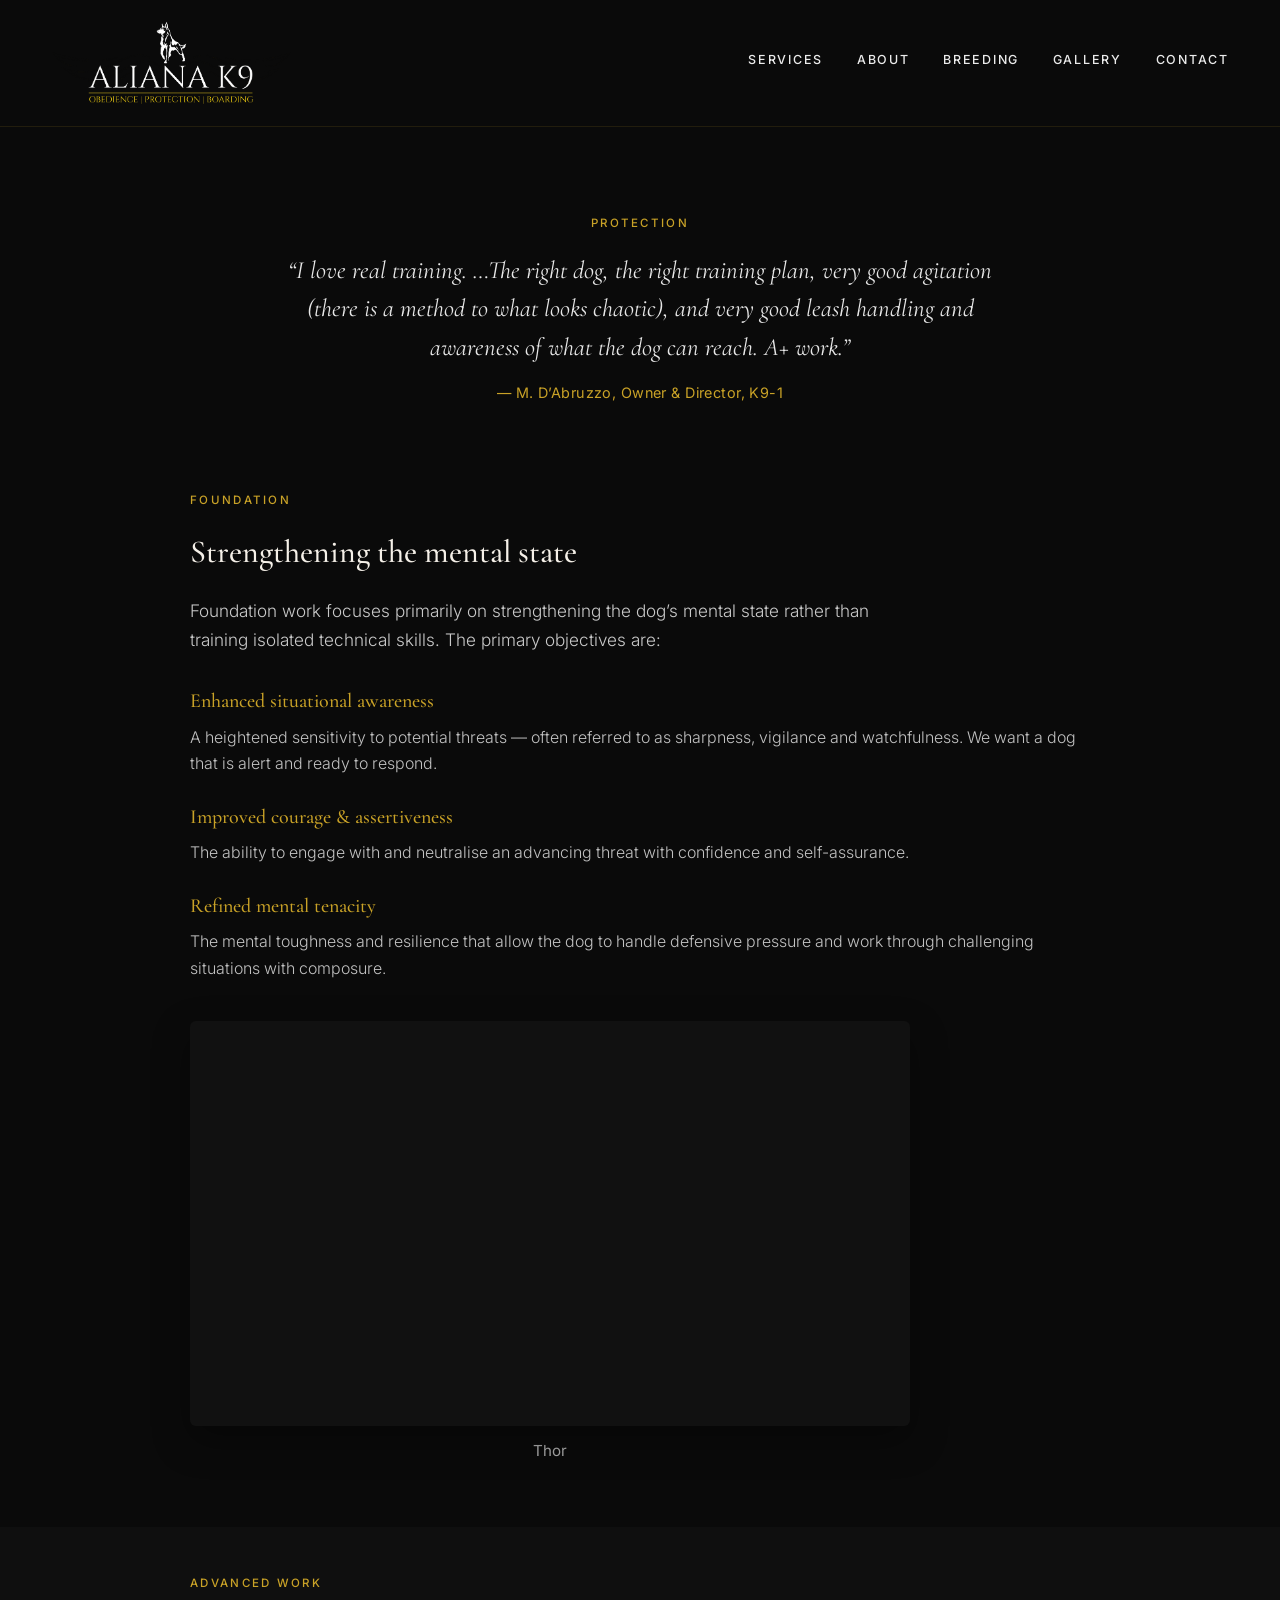
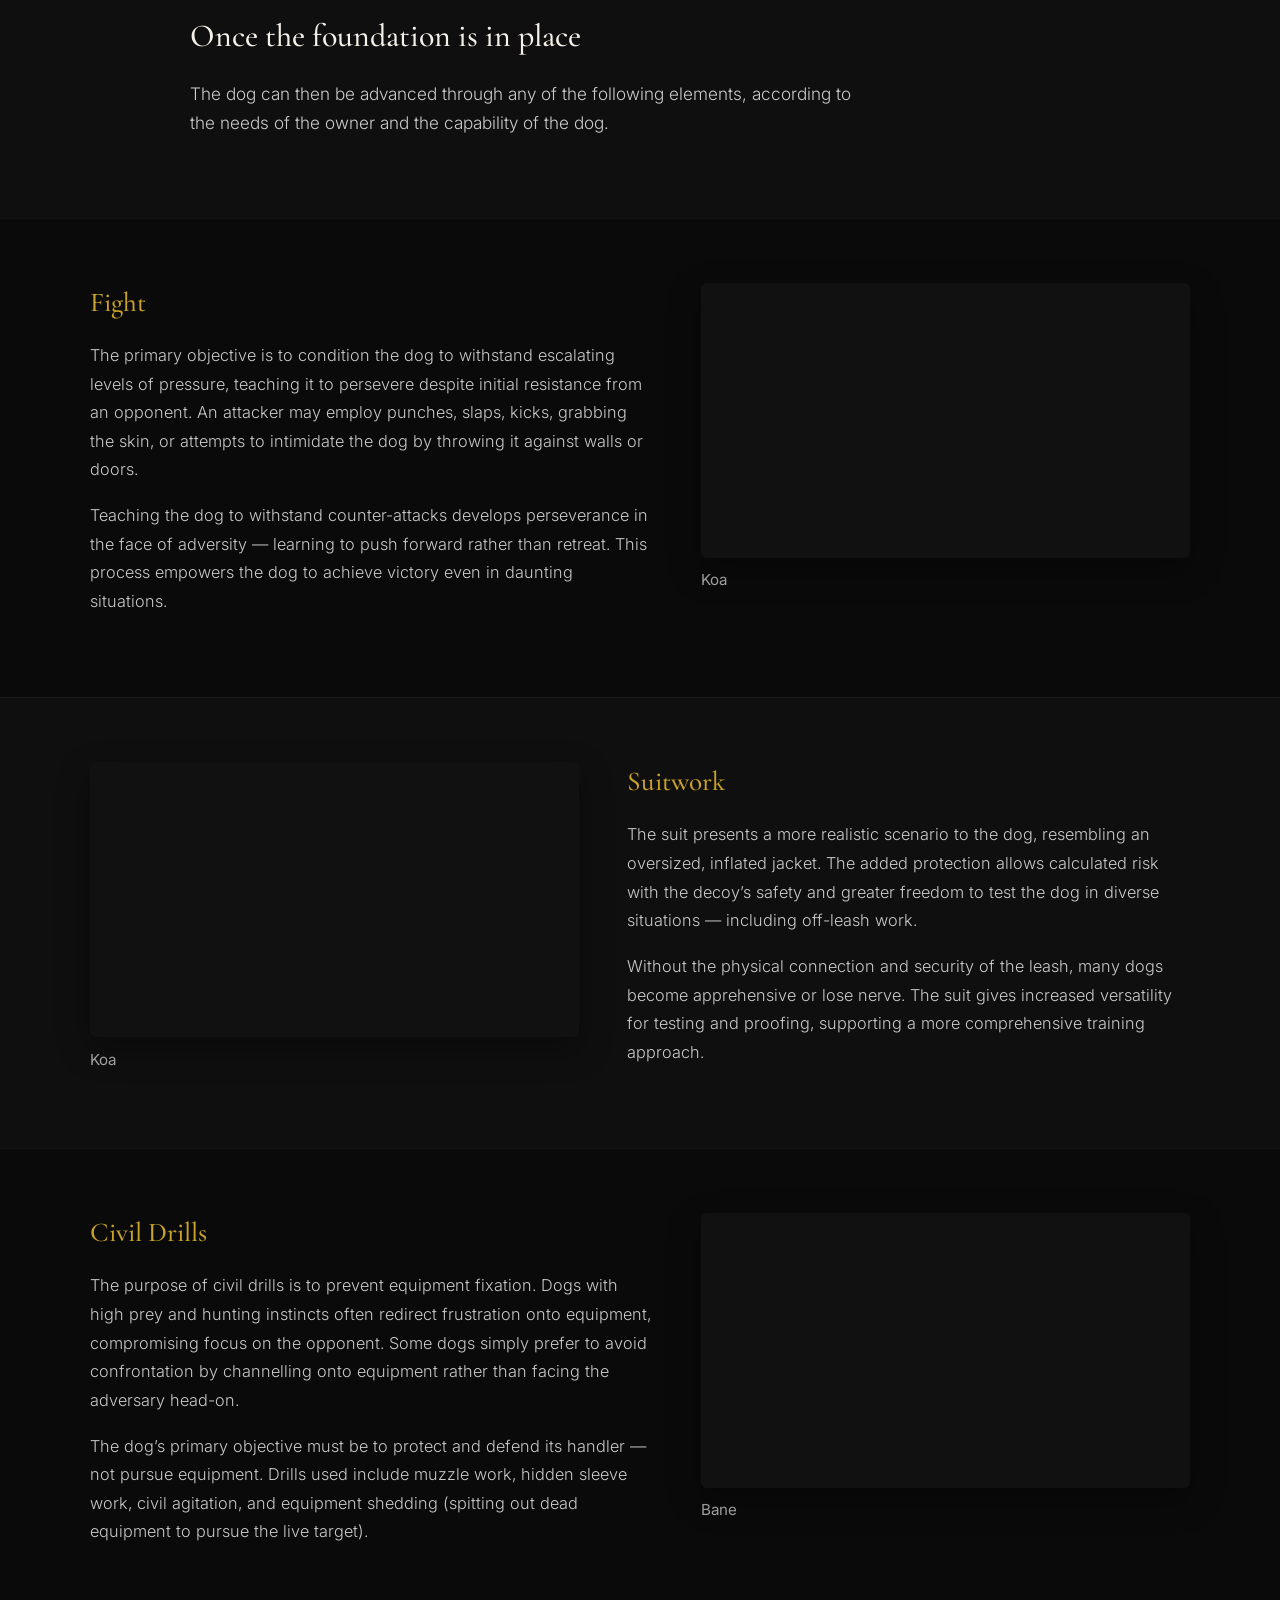
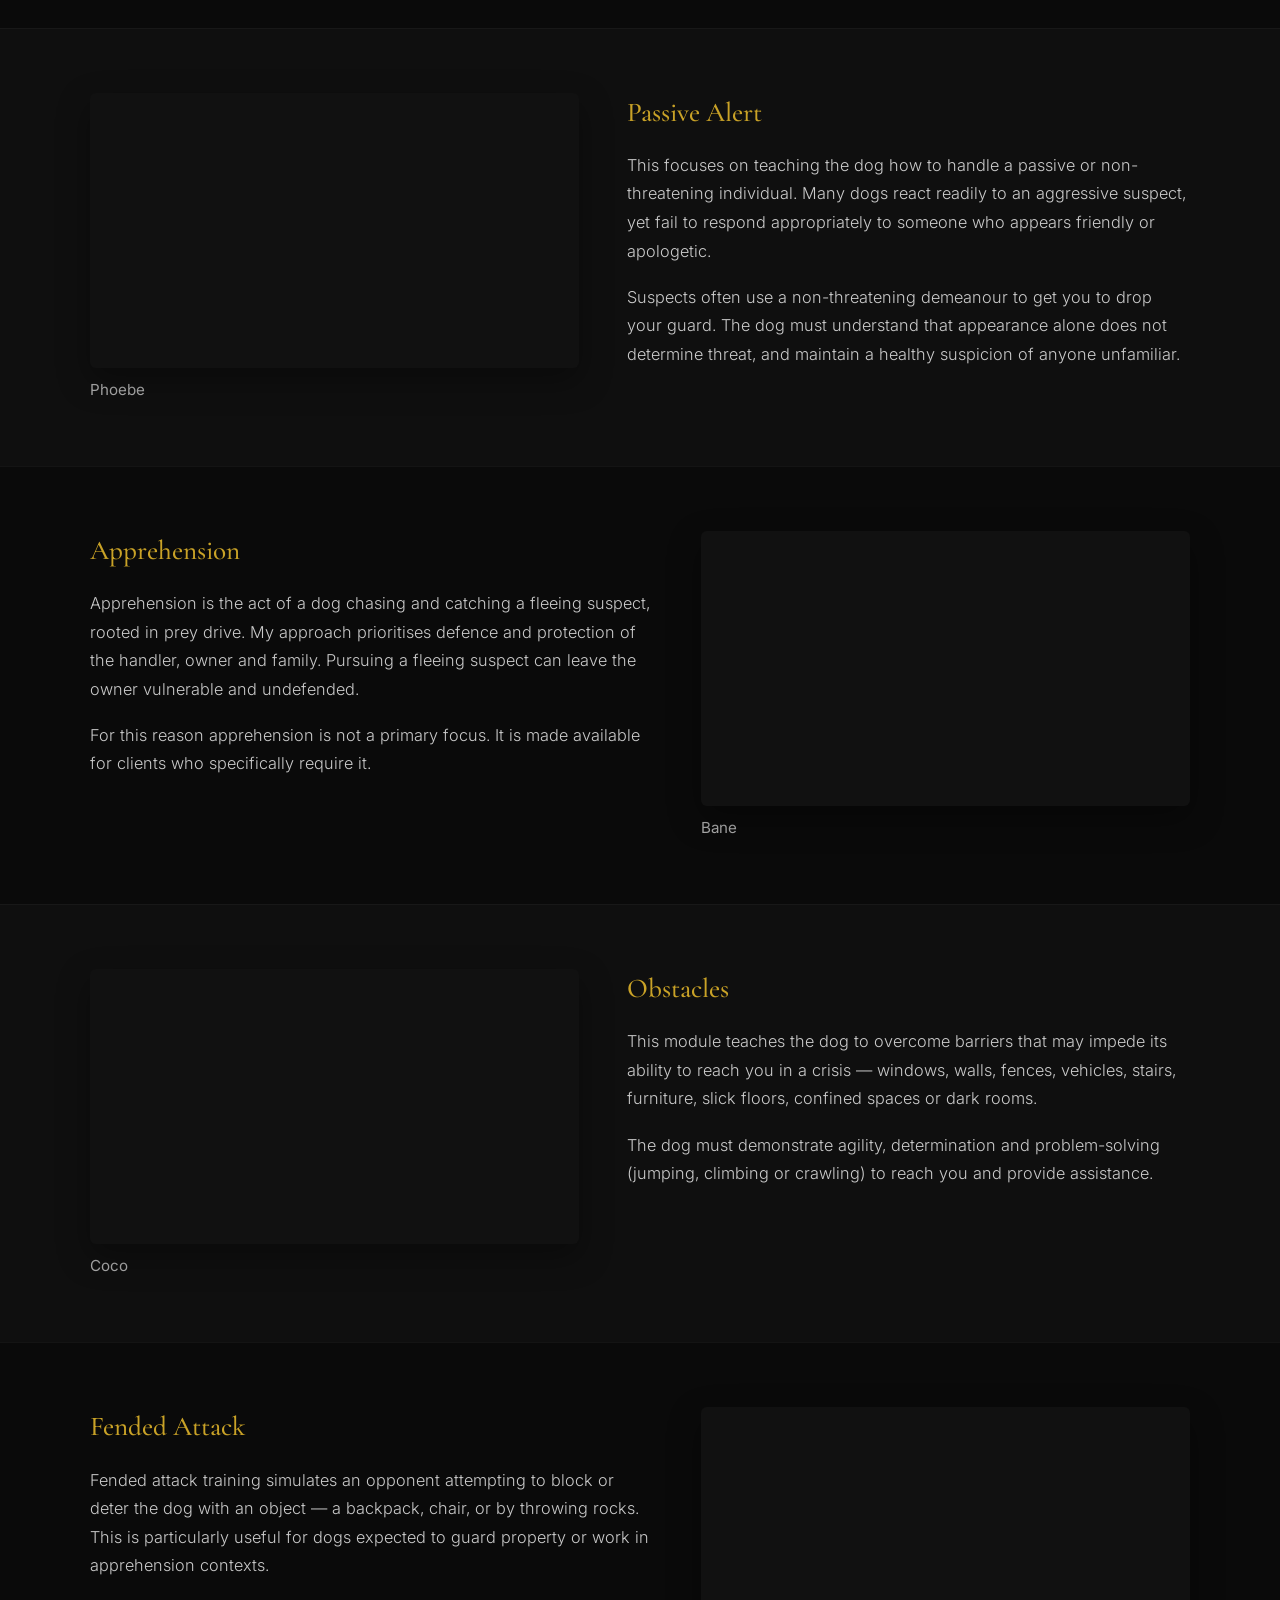
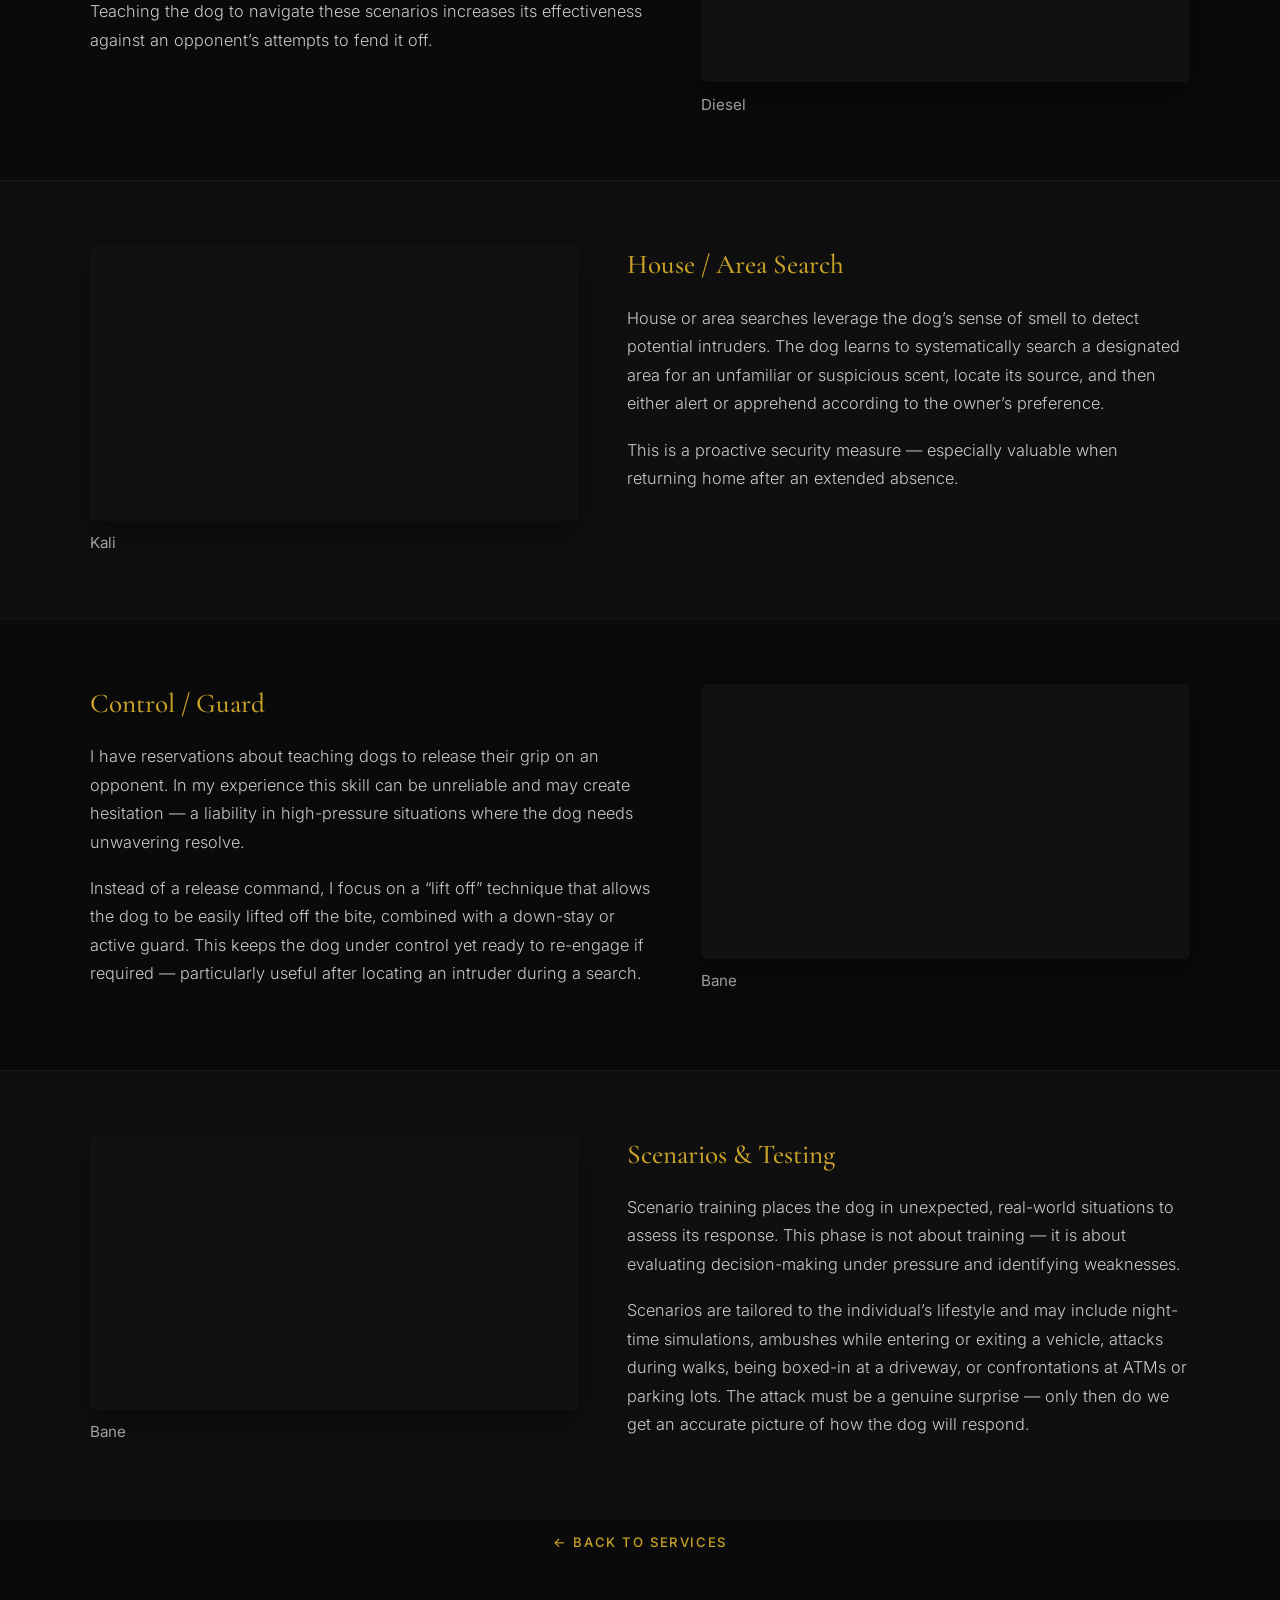
<file: protection.html>
<!DOCTYPE html>
<html lang="en">
<head>
  <meta charset="UTF-8">
  <meta name="viewport" content="width=device-width, initial-scale=1.0">
  <title>Protection | Aliana K9</title>
    <link rel="icon" href="images/favicon.ico" sizes="any">
  <link rel="icon" type="image/png" sizes="32x32" href="images/favicon-32x32.png">
  <link rel="icon" type="image/png" sizes="16x16" href="images/favicon-16x16.png">
  <link rel="apple-touch-icon" href="images/apple-touch-icon.png">
<link rel="stylesheet" href="styles.css">
  <link rel="preconnect" href="https://fonts.googleapis.com">
  <link rel="preconnect" href="https://fonts.gstatic.com" crossorigin>
  <link href="https://fonts.googleapis.com/css2?family=Cormorant+Garamond:wght@400;500;600;700&family=Inter:wght@300;400;500;600&display=swap" rel="stylesheet">
</head>
<body>

  <!-- HEADER -->
  <header class="header header-solid">
    <a href="index.html" class="logo">
      <img src="images/logo.png" alt="Aliana K9" class="logo-img">
    </a>

        <nav class="nav">
      <a href="services.html" class="nav-link">SERVICES</a>
      <a href="about.html" class="nav-link">ABOUT</a>
      <a href="breeding.html" class="nav-link">BREEDING</a>
      <a href="gallery.html" class="nav-link">GALLERY</a>
      <a href="contact.html" class="nav-link">CONTACT</a>
    </nav>

    <button class="menu-toggle" aria-label="Toggle menu">
      <span></span>
      <span></span>
      <span></span>
    </button>
  </header>

  <!-- INTRO -->
  <section class="page-intro prot-intro-quote">
    <p class="about-eyebrow">Protection</p>
    <blockquote class="prot-testimonial">
      “I love real training. …The right dog, the right training plan, very good agitation (there is a method to what looks chaotic), and very good leash handling and awareness of what the dog can reach. A+ work.”
    </blockquote>
    <p class="prot-testimonial-attr">— M. D’Abruzzo, Owner &amp; Director, K9-1</p>
  </section>

  <!-- FOUNDATION -->
  <section class="prot-section">
    <div class="prot-inner">
      <p class="about-eyebrow">Foundation</p>
      <h2 class="prot-heading">Strengthening the mental state</h2>
      <p class="prot-lead">
        Foundation work focuses primarily on strengthening the dog’s mental state rather than training isolated technical skills. The primary objectives are:
      </p>

      <div class="prot-objectives">
        <div class="prot-obj">
          <h3>Enhanced situational awareness</h3>
          <p>A heightened sensitivity to potential threats — often referred to as sharpness, vigilance and watchfulness. We want a dog that is alert and ready to respond.</p>
        </div>
        <div class="prot-obj">
          <h3>Improved courage & assertiveness</h3>
          <p>The ability to engage with and neutralise an advancing threat with confidence and self-assurance.</p>
        </div>
        <div class="prot-obj">
          <h3>Refined mental tenacity</h3>
          <p>The mental toughness and resilience that allow the dog to handle defensive pressure and work through challenging situations with composure.</p>
        </div>
      </div>

      <div class="prot-video">
        <div class="video-wrap">
          <iframe src="https://www.youtube.com/embed/ZXVn43IcE_I" title="Thor – Foundation" frameborder="0" allow="accelerometer; autoplay; clipboard-write; encrypted-media; gyroscope; picture-in-picture" allowfullscreen loading="lazy"></iframe>
        </div>
        <p class="video-caption">Thor</p>
      </div>
    </div>
  </section>

  <!-- ADVANCED INTRO -->
  <section class="prot-section prot-section--alt">
    <div class="prot-inner">
      <p class="about-eyebrow">Advanced Work</p>
      <h2 class="prot-heading">Once the foundation is in place</h2>
      <p class="prot-lead">
        The dog can then be advanced through any of the following elements, according to the needs of the owner and the capability of the dog.
      </p>
    </div>
  </section>

  <!-- ELEMENTS -->
  <section class="prot-elements">

    <!-- Fight -->
    <div class="prot-element">
      <div class="prot-element-inner">
        <div class="prot-element-text">
          <h3>Fight</h3>
          <p>
            The primary objective is to condition the dog to withstand escalating levels of pressure, teaching it to persevere despite initial resistance from an opponent. An attacker may employ punches, slaps, kicks, grabbing the skin, or attempts to intimidate the dog by throwing it against walls or doors.
          </p>
          <p>
            Teaching the dog to withstand counter-attacks develops perseverance in the face of adversity — learning to push forward rather than retreat. This process empowers the dog to achieve victory even in daunting situations.
          </p>
        </div>
        <div class="prot-element-video">
          <div class="video-wrap">
            <iframe src="https://www.youtube.com/embed/hYcZ4ETwrgA" title="Koa – Fight" frameborder="0" allow="accelerometer; autoplay; clipboard-write; encrypted-media; gyroscope; picture-in-picture" allowfullscreen loading="lazy"></iframe>
          </div>
          <p class="video-caption">Koa</p>
        </div>
      </div>
    </div>

    <!-- Suitwork -->
    <div class="prot-element prot-element--alt">
      <div class="prot-element-inner prot-element-inner--reverse">
        <div class="prot-element-text">
          <h3>Suitwork</h3>
          <p>
            The suit presents a more realistic scenario to the dog, resembling an oversized, inflated jacket. The added protection allows calculated risk with the decoy’s safety and greater freedom to test the dog in diverse situations — including off-leash work.
          </p>
          <p>
            Without the physical connection and security of the leash, many dogs become apprehensive or lose nerve. The suit gives increased versatility for testing and proofing, supporting a more comprehensive training approach.
          </p>
        </div>
        <div class="prot-element-video">
          <div class="video-wrap">
            <iframe src="https://www.youtube.com/embed/GMlB-Cnwzkw" title="Koa – Suitwork" frameborder="0" allow="accelerometer; autoplay; clipboard-write; encrypted-media; gyroscope; picture-in-picture" allowfullscreen loading="lazy"></iframe>
          </div>
          <p class="video-caption">Koa</p>
        </div>
      </div>
    </div>

    <!-- Civil Drills -->
    <div class="prot-element">
      <div class="prot-element-inner">
        <div class="prot-element-text">
          <h3>Civil Drills</h3>
          <p>
            The purpose of civil drills is to prevent equipment fixation. Dogs with high prey and hunting instincts often redirect frustration onto equipment, compromising focus on the opponent. Some dogs simply prefer to avoid confrontation by channelling onto equipment rather than facing the adversary head-on.
          </p>
          <p>
            The dog’s primary objective must be to protect and defend its handler — not pursue equipment. Drills used include muzzle work, hidden sleeve work, civil agitation, and equipment shedding (spitting out dead equipment to pursue the live target).
          </p>
        </div>
        <div class="prot-element-video">
          <div class="video-wrap">
            <iframe src="https://www.youtube.com/embed/8RvoEM5rWg4" title="Bane – Civil Drills" frameborder="0" allow="accelerometer; autoplay; clipboard-write; encrypted-media; gyroscope; picture-in-picture" allowfullscreen loading="lazy"></iframe>
          </div>
          <p class="video-caption">Bane</p>
        </div>
      </div>
    </div>

    <!-- Passive Alert -->
    <div class="prot-element prot-element--alt">
      <div class="prot-element-inner prot-element-inner--reverse">
        <div class="prot-element-text">
          <h3>Passive Alert</h3>
          <p>
            This focuses on teaching the dog how to handle a passive or non-threatening individual. Many dogs react readily to an aggressive suspect, yet fail to respond appropriately to someone who appears friendly or apologetic.
          </p>
          <p>
            Suspects often use a non-threatening demeanour to get you to drop your guard. The dog must understand that appearance alone does not determine threat, and maintain a healthy suspicion of anyone unfamiliar.
          </p>
        </div>
        <div class="prot-element-video">
          <div class="video-wrap">
            <iframe src="https://www.youtube.com/embed/GiyQaTLf6i0" title="Phoebe – Passive Alert" frameborder="0" allow="accelerometer; autoplay; clipboard-write; encrypted-media; gyroscope; picture-in-picture" allowfullscreen loading="lazy"></iframe>
          </div>
          <p class="video-caption">Phoebe</p>
        </div>
      </div>
    </div>

    <!-- Apprehension -->
    <div class="prot-element">
      <div class="prot-element-inner">
        <div class="prot-element-text">
          <h3>Apprehension</h3>
          <p>
            Apprehension is the act of a dog chasing and catching a fleeing suspect, rooted in prey drive. My approach prioritises defence and protection of the handler, owner and family. Pursuing a fleeing suspect can leave the owner vulnerable and undefended.
          </p>
          <p>
            For this reason apprehension is not a primary focus. It is made available for clients who specifically require it.
          </p>
        </div>
        <div class="prot-element-video">
          <div class="video-wrap">
            <iframe src="https://www.youtube.com/embed/A7UuKo-Bo7g" title="Bane – Apprehension" frameborder="0" allow="accelerometer; autoplay; clipboard-write; encrypted-media; gyroscope; picture-in-picture" allowfullscreen loading="lazy"></iframe>
          </div>
          <p class="video-caption">Bane</p>
        </div>
      </div>
    </div>

    <!-- Obstacles -->
    <div class="prot-element prot-element--alt">
      <div class="prot-element-inner prot-element-inner--reverse">
        <div class="prot-element-text">
          <h3>Obstacles</h3>
          <p>
            This module teaches the dog to overcome barriers that may impede its ability to reach you in a crisis — windows, walls, fences, vehicles, stairs, furniture, slick floors, confined spaces or dark rooms.
          </p>
          <p>
            The dog must demonstrate agility, determination and problem-solving (jumping, climbing or crawling) to reach you and provide assistance.
          </p>
        </div>
        <div class="prot-element-video">
          <div class="video-wrap">
            <iframe src="https://www.youtube.com/embed/qhJdca_AHe8" title="Coco – Obstacles" frameborder="0" allow="accelerometer; autoplay; clipboard-write; encrypted-media; gyroscope; picture-in-picture" allowfullscreen loading="lazy"></iframe>
          </div>
          <p class="video-caption">Coco</p>
        </div>
      </div>
    </div>

    <!-- Fended Attack -->
    <div class="prot-element">
      <div class="prot-element-inner">
        <div class="prot-element-text">
          <h3>Fended Attack</h3>
          <p>
            Fended attack training simulates an opponent attempting to block or deter the dog with an object — a backpack, chair, or by throwing rocks. This is particularly useful for dogs expected to guard property or work in apprehension contexts.
          </p>
          <p>
            Teaching the dog to navigate these scenarios increases its effectiveness against an opponent’s attempts to fend it off.
          </p>
        </div>
        <div class="prot-element-video">
          <div class="video-wrap">
            <iframe src="https://www.youtube.com/embed/UUFLWkZdxxk" title="Diesel – Fended Attack" frameborder="0" allow="accelerometer; autoplay; clipboard-write; encrypted-media; gyroscope; picture-in-picture" allowfullscreen loading="lazy"></iframe>
          </div>
          <p class="video-caption">Diesel</p>
        </div>
      </div>
    </div>

    <!-- House / Area Search -->
    <div class="prot-element prot-element--alt">
      <div class="prot-element-inner prot-element-inner--reverse">
        <div class="prot-element-text">
          <h3>House / Area Search</h3>
          <p>
            House or area searches leverage the dog’s sense of smell to detect potential intruders. The dog learns to systematically search a designated area for an unfamiliar or suspicious scent, locate its source, and then either alert or apprehend according to the owner’s preference.
          </p>
          <p>
            This is a proactive security measure — especially valuable when returning home after an extended absence.
          </p>
        </div>
        <div class="prot-element-video">
          <div class="video-wrap">
            <iframe src="https://www.youtube.com/embed/krIdAqK7jzw" title="Kali – House Search" frameborder="0" allow="accelerometer; autoplay; clipboard-write; encrypted-media; gyroscope; picture-in-picture" allowfullscreen loading="lazy"></iframe>
          </div>
          <p class="video-caption">Kali</p>
        </div>
      </div>
    </div>

    <!-- Control / Guard -->
    <div class="prot-element">
      <div class="prot-element-inner">
        <div class="prot-element-text">
          <h3>Control / Guard</h3>
          <p>
            I have reservations about teaching dogs to release their grip on an opponent. In my experience this skill can be unreliable and may create hesitation — a liability in high-pressure situations where the dog needs unwavering resolve.
          </p>
          <p>
            Instead of a release command, I focus on a “lift off” technique that allows the dog to be easily lifted off the bite, combined with a down-stay or active guard. This keeps the dog under control yet ready to re-engage if required — particularly useful after locating an intruder during a search.
          </p>
        </div>
        <div class="prot-element-video">
          <div class="video-wrap">
            <iframe src="https://www.youtube.com/embed/cOAc2--PF-g" title="Bane – Control / Guard" frameborder="0" allow="accelerometer; autoplay; clipboard-write; encrypted-media; gyroscope; picture-in-picture" allowfullscreen loading="lazy"></iframe>
          </div>
          <p class="video-caption">Bane</p>
        </div>
      </div>
    </div>

    <!-- Scenarios & Testing -->
    <div class="prot-element prot-element--alt">
      <div class="prot-element-inner prot-element-inner--reverse">
        <div class="prot-element-text">
          <h3>Scenarios & Testing</h3>
          <p>
            Scenario training places the dog in unexpected, real-world situations to assess its response. This phase is not about training — it is about evaluating decision-making under pressure and identifying weaknesses.
          </p>
          <p>
            Scenarios are tailored to the individual’s lifestyle and may include night-time simulations, ambushes while entering or exiting a vehicle, attacks during walks, being boxed-in at a driveway, or confrontations at ATMs or parking lots. The attack must be a genuine surprise — only then do we get an accurate picture of how the dog will respond.
          </p>
        </div>
        <div class="prot-element-video">
          <div class="video-wrap">
            <iframe src="https://www.youtube.com/embed/y1TEXgQvI3Y" title="Bane – Scenarios" frameborder="0" allow="accelerometer; autoplay; clipboard-write; encrypted-media; gyroscope; picture-in-picture" allowfullscreen loading="lazy"></iframe>
          </div>
          <p class="video-caption">Bane</p>
        </div>
      </div>
    </div>

  </section>

  <!-- BACK LINK -->
  <section class="detail-back">
    <a href="services.html" class="text-link">← Back to Services</a>
  </section>

  <script>
    const toggle = document.querySelector('.menu-toggle');
    const nav = document.querySelector('.nav');
    toggle.addEventListener('click', () => {
      nav.classList.toggle('open');
      toggle.classList.toggle('open');
    });
  </script>

</body>
</html>
</file>
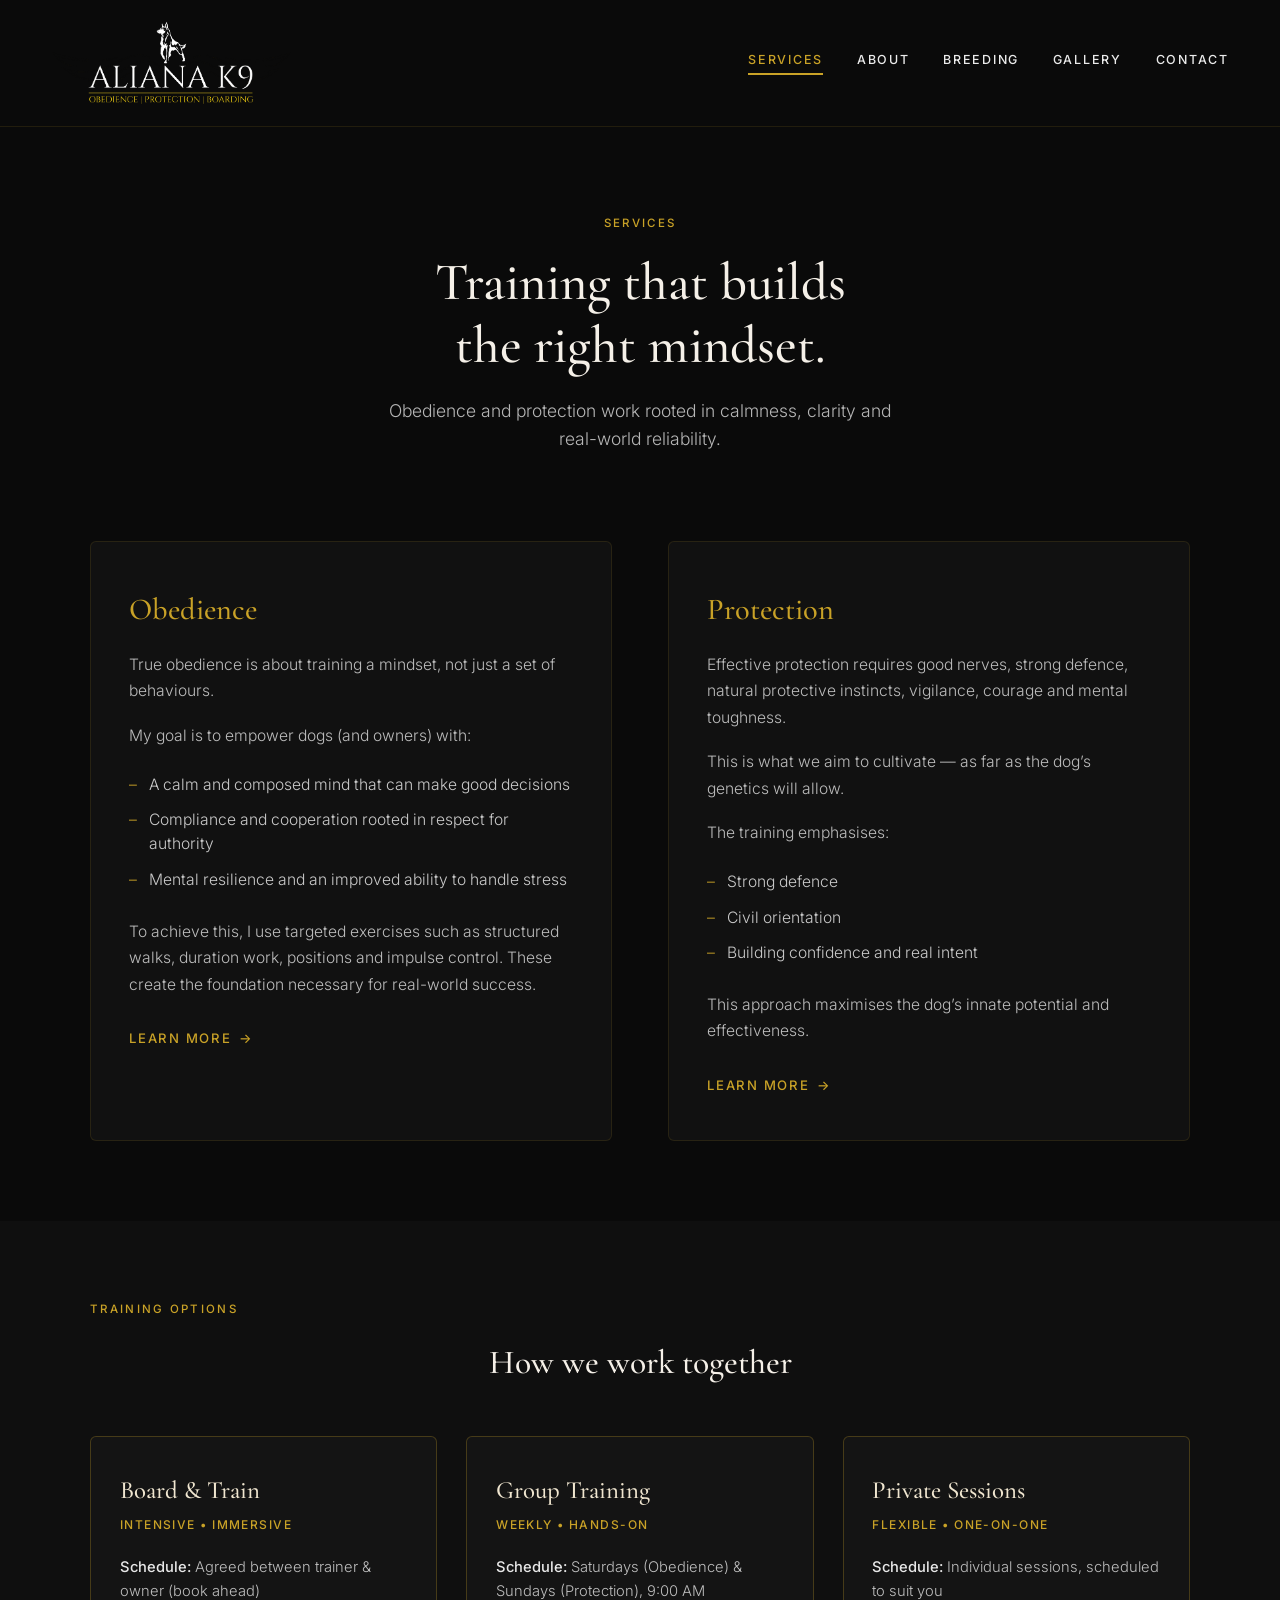
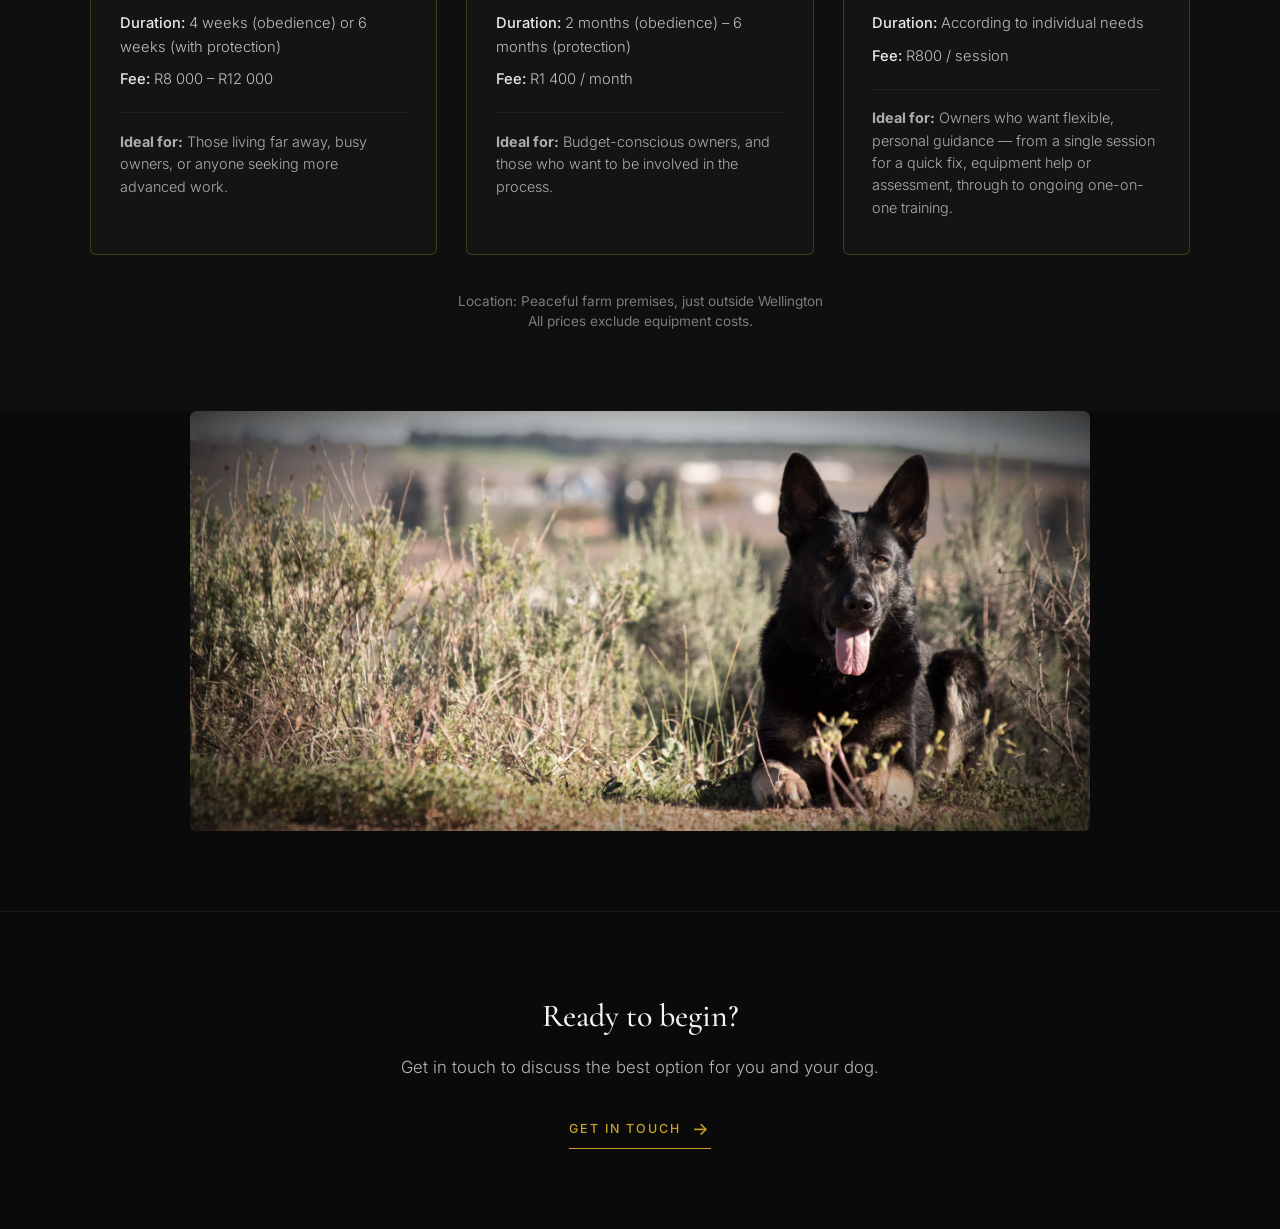
<file: services.html>
<!DOCTYPE html>
<html lang="en">
<head>
  <meta charset="UTF-8">
  <meta name="viewport" content="width=device-width, initial-scale=1.0">
  <title>Services | Aliana K9</title>
    <link rel="icon" href="images/favicon.ico" sizes="any">
  <link rel="icon" type="image/png" sizes="32x32" href="images/favicon-32x32.png">
  <link rel="icon" type="image/png" sizes="16x16" href="images/favicon-16x16.png">
  <link rel="apple-touch-icon" href="images/apple-touch-icon.png">
<link rel="stylesheet" href="styles.css">
  <link rel="preconnect" href="https://fonts.googleapis.com">
  <link rel="preconnect" href="https://fonts.gstatic.com" crossorigin>
  <link href="https://fonts.googleapis.com/css2?family=Cormorant+Garamond:wght@400;500;600;700&family=Inter:wght@300;400;500;600&display=swap" rel="stylesheet">
</head>
<body>

  <!-- HEADER -->
  <header class="header header-solid">
    <a href="index.html" class="logo">
      <img src="images/logo.png" alt="Aliana K9" class="logo-img">
    </a>

                        <nav class="nav">
      <a href="services.html" class="nav-link active">SERVICES</a>
      <a href="about.html" class="nav-link">ABOUT</a>
      <a href="breeding.html" class="nav-link">BREEDING</a>
      <a href="gallery.html" class="nav-link">GALLERY</a>
      <a href="contact.html" class="nav-link">CONTACT</a>
    </nav>

    <button class="menu-toggle" aria-label="Toggle menu">
      <span></span>
      <span></span>
      <span></span>
    </button>
  </header>

  <!-- PAGE INTRO -->
  <section class="page-intro">
    <p class="about-eyebrow">Services</p>
    <h1 class="page-title">Training that builds<br>the right mindset.</h1>
    <p class="page-subtitle">Obedience and protection work rooted in calmness, clarity and real-world reliability.</p>
  </section>

  <!-- OBEDIENCE + PROTECTION -->
  <section class="services-pillars">
    <div class="pillars-inner">

      <div class="pillar">
        <h2>Obedience</h2>
        <p class="pillar-lead">True obedience is about training a mindset, not just a set of behaviours.</p>
        <p>My goal is to empower dogs (and owners) with:</p>
        <ul>
          <li>A calm and composed mind that can make good decisions</li>
          <li>Compliance and cooperation rooted in respect for authority</li>
          <li>Mental resilience and an improved ability to handle stress</li>
        </ul>
        <p>To achieve this, I use targeted exercises such as structured walks, duration work, positions and impulse control. These create the foundation necessary for real-world success.</p>
        <a href="obedience.html" class="text-link">Learn more <span>→</span></a>
      </div>

      <div class="pillar">
        <h2>Protection</h2>
        <p class="pillar-lead">Effective protection requires good nerves, strong defence, natural protective instincts, vigilance, courage and mental toughness.</p>
        <p>This is what we aim to cultivate — as far as the dog’s genetics will allow.</p>
        <p>The training emphasises:</p>
        <ul>
          <li>Strong defence</li>
          <li>Civil orientation</li>
          <li>Building confidence and real intent</li>
        </ul>
        <p>This approach maximises the dog’s innate potential and effectiveness.</p>
        <a href="protection.html" class="text-link">Learn more <span>→</span></a>
      </div>

    </div>
  </section>

  <!-- TRAINING OPTIONS -->
  <section class="training-options">
    <div class="options-inner">
      <p class="about-eyebrow centered">Training Options</p>
      <h2 class="section-title">How we work together</h2>

      <div class="options-grid">

        <!-- Board & Train -->
        <div class="option-card">
          <h3>Board & Train</h3>
          <p class="option-tag">Intensive • Immersive</p>
          <ul>
            <li><strong>Schedule:</strong> Agreed between trainer & owner (book ahead)</li>
            <li><strong>Duration:</strong> 4 weeks (obedience) or 6 weeks (with protection)</li>
            <li><strong>Fee:</strong> R8 000 – R12 000</li>
          </ul>
          <p class="option-ideal"><strong>Ideal for:</strong> Those living far away, busy owners, or anyone seeking more advanced work.</p>
        </div>

        <!-- Group Training -->
        <div class="option-card">
          <h3>Group Training</h3>
          <p class="option-tag">Weekly • Hands-on</p>
          <ul>
            <li><strong>Schedule:</strong> Saturdays (Obedience) & Sundays (Protection), 9:00 AM</li>
            <li><strong>Duration:</strong> 2 months (obedience) – 6 months (protection)</li>
            <li><strong>Fee:</strong> R1 400 / month</li>
          </ul>
          <p class="option-ideal"><strong>Ideal for:</strong> Budget-conscious owners, and those who want to be involved in the process.</p>
        </div>

        <!-- Private Sessions -->
        <div class="option-card">
          <h3>Private Sessions</h3>
          <p class="option-tag">Flexible • One-on-one</p>
          <ul>
            <li><strong>Schedule:</strong> Individual sessions, scheduled to suit you</li>
            <li><strong>Duration:</strong> According to individual needs</li>
            <li><strong>Fee:</strong> R800 / session</li>
          </ul>
          <p class="option-ideal"><strong>Ideal for:</strong> Owners who want flexible, personal guidance — from a single session for a quick fix, equipment help or assessment, through to ongoing one-on-one training.</p>
        </div>

      </div>

      <p class="price-note">Location: Peaceful farm premises, just outside Wellington<br>All prices exclude equipment costs.</p>
    </div>
  </section>

  <!-- IMAGE BREAK -->
  <section class="services-image-break contained">
    <img src="images/services-dog.jpg" alt="German Shepherd">
  </section>

  <!-- CTA -->
  <section class="about-cta">
    <h2>Ready to begin?</h2>
    <p>Get in touch to discuss the best option for you and your dog.</p>
    <a href="contact.html" class="hero-cta">GET IN TOUCH <span class="arrow">→</span></a>
  </section>

  <script>
    const toggle = document.querySelector('.menu-toggle');
    const nav = document.querySelector('.nav');
    toggle.addEventListener('click', () => {
      nav.classList.toggle('open');
      toggle.classList.toggle('open');
    });
  </script>

</body>
</html>
</file>
<file: styles.css>
/* ======================
   RESET & BASE
====================== */
* {
  margin: 0;
  padding: 0;
  box-sizing: border-box;
}

html {
  scroll-behavior: smooth;
}

body {
  font-family: 'Inter', system-ui, -apple-system, sans-serif;
  background-color: #0a0a0a;
  color: #f5f5f5;
  line-height: 1.5;
  overflow-x: hidden;
}

img {
  max-width: 100%;
  display: block;
}

a {
  text-decoration: none;
  color: inherit;
}

/* ======================
   HEADER
====================== */
.header {
  position: absolute;
  top: 0;
  left: 0;
  right: 0;
  z-index: 100;
  display: flex;
  align-items: center;
  justify-content: space-between;
  padding: 1.3rem 3.2rem;
}

.logo {
  display: block;
  line-height: 0;
}

.logo-img {
  height: 84px;
  width: auto;
  object-fit: contain;
}

/* Navigation */
.nav {
  display: flex;
  gap: 2.1rem;
}

.nav-link {
  font-size: 0.78rem;
  font-weight: 500;
  letter-spacing: 0.14em;
  color: rgba(255, 255, 255, 0.92);
  position: relative;
  padding-bottom: 0.3rem;
  transition: color 0.25s ease;
}

.nav-link:hover {
  color: #C9A227;
}

.nav-link.active {
  color: #C9A227;
}

.nav-link.active::after {
  content: '';
  position: absolute;
  bottom: 0;
  left: 0;
  width: 100%;
  height: 1.5px;
  background: #C9A227;
}

/* Mobile menu button */
.menu-toggle {
  display: none;
  flex-direction: column;
  gap: 5px;
  background: none;
  border: none;
  cursor: pointer;
  padding: 4px;
}

.menu-toggle span {
  display: block;
  width: 22px;
  height: 1.5px;
  background: #C9A227;
  transition: 0.3s;
}

/* ======================
   HERO
====================== */
.hero {
  position: relative;
  min-height: 100vh;
  display: flex;
  align-items: center;
  padding: 0 3.2rem;
  background: #0a0a0a;
  overflow: hidden;
}

.hero-content {
  position: relative;
  z-index: 5;
  max-width: 440px;       /* Slightly tighter text column */
  padding-top: 1.5rem;
}

.hero-title {
  font-family: 'Cormorant Garamond', serif;
  font-size: clamp(2.9rem, 5.2vw, 4.35rem);  /* Smaller than before */
  font-weight: 500;
  line-height: 1.08;
  letter-spacing: 0.01em;
  color: #f8f5f0;
  margin-bottom: 1.6rem;
}

.hero-subtitle {
  font-size: 1.02rem;
  font-weight: 300;
  line-height: 1.65;
  color: rgba(255, 255, 255, 0.78);
  margin-bottom: 2.6rem;
  max-width: 340px;
}

.hero-cta {
  display: inline-flex;
  align-items: center;
  gap: 0.7rem;
  font-size: 0.78rem;
  font-weight: 500;
  letter-spacing: 0.16em;
  color: #C9A227;
  border-bottom: 1px solid #C9A227;
  padding-bottom: 0.35rem;
  transition: all 0.3s ease;
}

.hero-cta:hover {
  color: #e0c05a;
  border-color: #e0c05a;
  gap: 1rem;
}

.hero-cta .arrow {
  font-size: 1.1rem;
  transition: transform 0.3s ease;
}

.hero-cta:hover .arrow {
  transform: translateX(4px);
}

/* Hero Image – full bleed */
.hero-image {
  position: absolute;
  inset: 0;
  width: 100%;
  height: 100%;
  z-index: 1;
}

.hero-image img {
  width: 100%;
  height: 100%;
  object-fit: cover;
  object-position: 62% center;
}

/* Very light top fade for nav only – image handles left side */
.hero-image::after {
  content: '';
  position: absolute;
  inset: 0;
  background: linear-gradient(
    to bottom,
    rgba(6, 6, 6, 0.40) 0%,
    rgba(6, 6, 6, 0.12) 8%,
    transparent 16%
  );
  pointer-events: none;
}

/* ======================
   TESTIMONIALS
====================== */
.testimonials {
  background: #0f0f0f;
  border-top: 1px solid rgba(201, 162, 39, 0.12);
  padding: 4.5rem 3.2rem 5rem;
}

.testimonials-inner {
  max-width: 1100px;
  margin: 0 auto;
}

.testimonials-grid {
  display: grid;
  grid-template-columns: repeat(3, 1fr);
  gap: 2rem;
  margin-top: 2.2rem;
}

.testimonial {
  background: #141414;
  border: 1px solid rgba(255,255,255,0.05);
  border-radius: 6px;
  padding: 2rem 1.7rem;
  margin: 0;
}

.testimonial p {
  font-family: 'Cormorant Garamond', serif;
  font-size: 1.15rem;
  font-weight: 400;
  line-height: 1.55;
  color: rgba(255,255,255,0.88);
  margin-bottom: 1.3rem;
}

.testimonial cite {
  display: block;
  font-style: normal;
  font-size: 0.82rem;
  font-weight: 400;
  letter-spacing: 0.04em;
  color: #C9A227;
}

/* ======================
   RESPONSIVE
====================== */
@media (max-width: 1100px) {
  .header {
    padding: 1.2rem 2rem;
  }

  .logo-img {
    height: 72px;
  }

  .nav {
    gap: 1.5rem;
  }

  .hero {
    padding: 0 2rem;
  }

}

@media (max-width: 900px) {
  .nav {
    display: none;
    position: absolute;
    top: 100%;
    left: 0;
    right: 0;
    background: rgba(10, 10, 10, 0.97);
    flex-direction: column;
    padding: 1.5rem 2rem 2rem;
    gap: 1.3rem;
    border-bottom: 1px solid rgba(201, 162, 39, 0.2);
  }

  .nav.open {
    display: flex;
  }

  .menu-toggle {
    display: flex;
  }

  .hero {
    flex-direction: column;
    min-height: auto;
    padding-top: 7rem;
    padding-bottom: 0;
  }

  .hero-content {
    max-width: 100%;
    padding-bottom: 2.8rem;
  }

  .hero-image {
    position: relative;
    width: 100%;
    height: 58vw;
    min-height: 340px;
  }

  .hero-image::after {
    background: linear-gradient(
      to top,
      #0a0a0a 0%,
      transparent 42%
    );
  }

  .testimonials {
    padding: 3.5rem 1.5rem 4rem;
  }

  .testimonials-grid {
    grid-template-columns: 1fr;
    gap: 1.5rem;
  }
}

@media (max-width: 500px) {
  .header {
    padding: 1.1rem 1.3rem;
  }

  .logo-img {
    height: 58px;
  }

  .hero {
    padding: 0 1.3rem;
    padding-top: 6.2rem;
  }

  .hero-title {
    font-size: 2.75rem;
  }

  .hero-subtitle {
    font-size: 0.95rem;
  }
}

/* ======================

/* ======================
   ABOUT PAGE (Contained)
====================== */

.about-page {
  background: #0a0a0a;
}

.about-label {
  font-size: 0.72rem;
  font-weight: 500;
  letter-spacing: 0.22em;
  text-transform: uppercase;
  color: #C9A227;
  margin-bottom: 1.3rem;
}

.about-label.centered {
  text-align: center;
  margin-bottom: 2.8rem;
}

.gold-line {
  width: 44px;
  height: 1px;
  background: #C9A227;
  margin-bottom: 1.7rem;
}

/* Top section: text + image side by side */
.about-top {
  padding: 5.5rem 3.5rem 4rem;
}

.about-top-inner {
  max-width: 1100px;
  margin: 0 auto;
  display: grid;
  grid-template-columns: 1fr 1fr;
  gap: 4rem;
  align-items: center;
}

.about-top-text h1 {
  font-family: 'Cormorant Garamond', serif;
  font-size: clamp(2.2rem, 3.8vw, 2.9rem);
  font-weight: 500;
  line-height: 1.2;
  color: #f5f0e8;
  margin-bottom: 1.5rem;
}

.about-lead {
  font-size: 1.1rem;
  font-weight: 300;
  line-height: 1.75;
  color: rgba(255,255,255,0.88);
  margin-bottom: 1.3rem;
}

.about-top-text p {
  font-size: 1.02rem;
  font-weight: 300;
  line-height: 1.75;
  color: rgba(255,255,255,0.72);
}

/* Soft contained image */
.about-top-image {
  border-radius: 4px;
  overflow: hidden;
  box-shadow: 0 20px 50px rgba(0,0,0,0.45);
}

.about-top-image img {
  width: 100%;
  height: 420px;
  object-fit: cover;
  object-position: center 20%;
  display: block;
}

/* Quote band */
.about-quote-band {
  padding: 4.5rem 3.5rem;
  background: #0f0f0f;
  border-top: 1px solid rgba(201,162,39,0.1);
  border-bottom: 1px solid rgba(201,162,39,0.1);
  text-align: center;
}

.about-quote-inner {
  max-width: 700px;
  margin: 0 auto;
}

.big-quote {
  font-family: 'Cormorant Garamond', serif;
  font-size: 1.9rem;
  font-weight: 500;
  line-height: 1.35;
  color: rgba(255,255,255,0.9);
  margin-bottom: 0.9rem;
}

.big-quote-emphasis {
  font-family: 'Cormorant Garamond', serif;
  font-size: 1.9rem;
  font-weight: 500;
  line-height: 1.35;
  color: #C9A227;
}

/* Story sections */
.about-story-section {
  padding: 5.5rem 3.5rem;
}

.about-story-section--alt {
  background: #0c0c0c;
}

.about-story-inner {
  max-width: 1100px;
  margin: 0 auto;
  display: grid;
  grid-template-columns: 1fr 1fr;
  gap: 4rem;
  align-items: center;
}

.about-story-inner--reverse {
  direction: rtl;
}

.about-story-inner--reverse > * {
  direction: ltr;
}

.story-image {
  border-radius: 4px;
  overflow: hidden;
  box-shadow: 0 18px 45px rgba(0,0,0,0.4);
}

.story-image img {
  width: 100%;
  height: 380px;
  object-fit: cover;
  display: block;
}

.story-content p {
  font-size: 1.03rem;
  font-weight: 300;
  line-height: 1.8;
  color: rgba(255,255,255,0.75);
  margin-bottom: 1.35rem;
}

.story-closing {
  font-family: 'Cormorant Garamond', serif !important;
  font-size: 1.35rem !important;
  font-weight: 500 !important;
  color: #f0e6d0 !important;
  margin-top: 1.8rem !important;
}

/* Values */
.about-values {
  padding: 5rem 3.5rem;
  background: #0a0a0a;
  border-top: 1px solid rgba(201,162,39,0.1);
}

.values-grid {
  max-width: 900px;
  margin: 0 auto;
  display: grid;
  grid-template-columns: repeat(3, 1fr);
  gap: 2.5rem;
}

.value-item {
  text-align: center;
}

.value-icon {
  margin-bottom: 1rem;
  display: flex;
  justify-content: center;
}

.value-item h3 {
  font-size: 0.84rem;
  font-weight: 600;
  letter-spacing: 0.16em;
  text-transform: uppercase;
  color: #C9A227;
  margin-bottom: 0.65rem;
}

.value-item p {
  font-size: 0.92rem;
  font-weight: 300;
  line-height: 1.55;
  color: rgba(255,255,255,0.65);
}

/* Closing */
.about-closing-section {
  padding: 4.5rem 2rem 5.5rem;
  text-align: center;
  background: #0a0a0a;
}

.thank-you {
  font-family: 'Cormorant Garamond', serif;
  font-size: 1.85rem;
  font-weight: 500;
  color: #f0e8d8;
  margin-bottom: 1.2rem;
}

.signature {
  font-family: 'Cormorant Garamond', serif;
  font-size: 1.25rem;
  color: #C9A227;
}

/* Responsive */
@media (max-width: 900px) {
  .about-top {
    padding: 3.5rem 1.5rem 2.5rem;
  }

  .about-top-inner {
    grid-template-columns: 1fr;
    gap: 2.5rem;
  }

  .about-top-image img {
    height: 320px;
  }

  .about-quote-band {
    padding: 3.2rem 1.5rem;
  }

  .big-quote,
  .big-quote-emphasis {
    font-size: 1.55rem;
  }

  .about-story-section {
    padding: 3.5rem 1.5rem;
  }

  .about-story-inner,
  .about-story-inner--reverse {
    grid-template-columns: 1fr;
    direction: ltr;
    gap: 2.2rem;
  }

  .story-image img {
    height: 280px;
  }

  .about-values {
    padding: 3.5rem 1.5rem;
  }

  .values-grid {
    grid-template-columns: 1fr;
    gap: 2rem;
  }
}

/* ======================
   ABOUT PAGE (Original + Soft Edges)
====================== */

.header-solid {
  position: relative;
  background: #0a0a0a;
  border-bottom: 1px solid rgba(201, 162, 39, 0.12);
}

/* About Hero */
.about-hero {
  display: grid;
  grid-template-columns: 1.1fr 1fr;
  min-height: 70vh;
  background: #0a0a0a;
}

.about-hero-image {
  position: relative;
  overflow: hidden;
}

.about-hero-image img {
  width: 100%;
  height: 100%;
  object-fit: cover;
  object-position: center 20%;
  /* Soft edge fade into the page */
  mask-image: linear-gradient(to right, black 70%, transparent 100%);
  -webkit-mask-image: linear-gradient(to right, black 70%, transparent 100%);
}

.about-hero-content {
  display: flex;
  flex-direction: column;
  justify-content: center;
  padding: 5rem 4rem 5rem 3rem;
}

.about-eyebrow {
  font-size: 0.72rem;
  font-weight: 500;
  letter-spacing: 0.2em;
  text-transform: uppercase;
  color: #C9A227;
  margin-bottom: 1.2rem;
}

.about-title {
  font-family: 'Cormorant Garamond', serif;
  font-size: clamp(2.2rem, 3.8vw, 3rem);
  font-weight: 500;
  line-height: 1.18;
  color: #f8f5f0;
  margin-bottom: 1.6rem;
}

.about-intro {
  font-size: 1.05rem;
  font-weight: 300;
  line-height: 1.7;
  color: rgba(255, 255, 255, 0.78);
  max-width: 420px;
}

/* Content section */
.about-content {
  background: #0f0f0f;
  padding: 5.5rem 3.5rem 4rem;
}

.about-grid {
  display: grid;
  grid-template-columns: 1fr 1fr;
  gap: 4rem 3.5rem;
  max-width: 1100px;
  margin: 0 auto;
  align-items: center;
}

.about-block h2 {
  font-family: 'Cormorant Garamond', serif;
  font-size: 1.8rem;
  font-weight: 500;
  color: #C9A227;
  margin-bottom: 1.25rem;
  letter-spacing: 0.02em;
}

.about-block p {
  font-size: 1.02rem;
  font-weight: 300;
  line-height: 1.75;
  color: rgba(255, 255, 255, 0.78);
  margin-bottom: 1.2rem;
}

.about-block p:last-child {
  margin-bottom: 0;
}

/* Soft-edged images */
.about-image-block {
  border-radius: 6px;
  overflow: hidden;
  box-shadow: 0 16px 40px rgba(0,0,0,0.35);
}

.about-image-block img {
  width: 100%;
  height: 360px;
  object-fit: cover;
  display: block;
  /* Soft vignette so edges blend better */
  mask-image: radial-gradient(ellipse at center, black 60%, transparent 100%);
  -webkit-mask-image: radial-gradient(ellipse at center, black 60%, transparent 100%);
}

.about-image-block--left img {
  object-position: center 30%;
}

/* Closing statement */
.about-closing {
  max-width: 720px;
  margin: 5rem auto 0;
  text-align: center;
  padding-top: 3.5rem;
  border-top: 1px solid rgba(201, 162, 39, 0.15);
}

.about-closing p {
  font-size: 1.05rem;
  font-weight: 300;
  line-height: 1.75;
  color: rgba(255, 255, 255, 0.75);
  margin-bottom: 1.4rem;
}

.about-closing-strong {
  font-family: 'Cormorant Garamond', serif !important;
  font-size: 1.4rem !important;
  font-weight: 500 !important;
  color: #f0e6d0 !important;
  letter-spacing: 0.02em;
}

/* CTA section */
.about-cta {
  background: #0a0a0a;
  text-align: center;
  padding: 5rem 2rem;
  border-top: 1px solid rgba(201, 162, 39, 0.1);
}

.about-cta h2 {
  font-family: 'Cormorant Garamond', serif;
  font-size: 2rem;
  font-weight: 500;
  color: #f8f5f0;
  margin-bottom: 0.9rem;
}

.about-cta p {
  font-size: 1.05rem;
  font-weight: 300;
  color: rgba(255, 255, 255, 0.7);
  margin-bottom: 2.2rem;
}

/* Responsive – About */
@media (max-width: 900px) {
  .about-hero {
    grid-template-columns: 1fr;
    min-height: auto;
  }

  .about-hero-image {
    height: 50vw;
    min-height: 280px;
  }

  .about-hero-image img {
    mask-image: linear-gradient(to bottom, black 65%, transparent 100%);
    -webkit-mask-image: linear-gradient(to bottom, black 65%, transparent 100%);
  }

  .about-hero-content {
    padding: 3rem 1.6rem;
  }

  .about-content {
    padding: 3.5rem 1.5rem 3rem;
  }

  .about-grid {
    grid-template-columns: 1fr;
    gap: 2.5rem;
  }

  .about-image-block img {
    height: 280px;
    mask-image: none;
    -webkit-mask-image: none;
  }

  .about-image-block--left {
    order: 1;
  }

  .about-closing {
    margin-top: 3.5rem;
    padding-top: 2.5rem;
  }

  .about-cta {
    padding: 4rem 1.5rem;
  }
}

/* ======================
   SERVICES PAGE
====================== */

.page-intro {
  text-align: center;
  padding: 5.5rem 2rem 3.5rem;
  background: #0a0a0a;
}

.page-title {
  font-family: 'Cormorant Garamond', serif;
  font-size: clamp(2.4rem, 4.5vw, 3.3rem);
  font-weight: 500;
  line-height: 1.2;
  color: #f5f0e8;
  margin-bottom: 1.2rem;
}

.page-subtitle {
  font-size: 1.1rem;
  font-weight: 300;
  color: rgba(255,255,255,0.7);
  max-width: 520px;
  margin: 0 auto;
  line-height: 1.6;
}

/* Pillars */
.services-pillars {
  padding: 2rem 3.5rem 5rem;
  background: #0a0a0a;
}

.pillars-inner {
  max-width: 1100px;
  margin: 0 auto;
  display: grid;
  grid-template-columns: 1fr 1fr;
  gap: 3.5rem;
}

.pillar {
  background: #111;
  padding: 2.8rem 2.4rem;
  border-radius: 6px;
  border: 1px solid rgba(201,162,39,0.12);
}

.pillar h2 {
  font-family: 'Cormorant Garamond', serif;
  font-size: 1.9rem;
  font-weight: 500;
  color: #C9A227;
  margin-bottom: 1.2rem;
}

.pillar-lead {
  font-size: 1.08rem;
  font-weight: 400;
  color: rgba(255,255,255,0.9);
  margin-bottom: 1.2rem;
  line-height: 1.6;
}

.pillar p {
  font-size: 0.98rem;
  font-weight: 300;
  line-height: 1.7;
  color: rgba(255,255,255,0.72);
  margin-bottom: 1.1rem;
}

.pillar ul {
  list-style: none;
  margin: 0 0 1.3rem 0;
  padding: 0;
}

.pillar ul li {
  font-size: 0.98rem;
  font-weight: 300;
  color: rgba(255,255,255,0.78);
  padding: 0.35rem 0 0.35rem 1.2rem;
  position: relative;
  line-height: 1.55;
}

.pillar ul li::before {
  content: '–';
  position: absolute;
  left: 0;
  color: #C9A227;
}

.text-link {
  display: inline-flex;
  align-items: center;
  gap: 0.5rem;
  font-size: 0.82rem;
  font-weight: 500;
  letter-spacing: 0.12em;
  text-transform: uppercase;
  color: #C9A227;
  margin-top: 0.8rem;
  transition: gap 0.25s ease;
}

.text-link:hover {
  gap: 0.8rem;
}

/* Training Options */
.training-options {
  padding: 5rem 3.5rem;
  background: #0f0f0f;
}

.options-inner {
  max-width: 1100px;
  margin: 0 auto;
}

.section-title {
  font-family: 'Cormorant Garamond', serif;
  font-size: 2.1rem;
  font-weight: 500;
  color: #f5f0e8;
  text-align: center;
  margin-bottom: 3rem;
}

.options-grid {
  display: grid;
  grid-template-columns: repeat(3, 1fr);
  gap: 1.8rem;
}

.option-card {
  background: #141414;
  border: 1px solid rgba(201,162,39,0.28);
  border-radius: 6px;
  padding: 2.2rem 1.8rem;
}

.option-card h3 {
  font-family: 'Cormorant Garamond', serif;
  font-size: 1.55rem;
  font-weight: 500;
  color: #f0e6d0;
  margin-bottom: 0.4rem;
}

.option-tag {
  font-size: 0.75rem;
  font-weight: 500;
  letter-spacing: 0.12em;
  text-transform: uppercase;
  color: #C9A227;
  margin-bottom: 1.4rem;
}

.option-card ul {
  list-style: none;
  padding: 0;
  margin: 0 0 1.3rem 0;
}

.option-card ul li {
  font-size: 0.92rem;
  font-weight: 300;
  color: rgba(255,255,255,0.72);
  line-height: 1.6;
  margin-bottom: 0.55rem;
}

.option-card ul li strong {
  color: rgba(255,255,255,0.9);
  font-weight: 500;
}

.option-ideal {
  font-size: 0.9rem;
  font-weight: 300;
  color: rgba(255,255,255,0.65);
  line-height: 1.55;
  border-top: 1px solid rgba(255,255,255,0.06);
  padding-top: 1.1rem;
}

.price-note {
  text-align: center;
  font-size: 0.85rem;
  color: rgba(255,255,255,0.45);
  margin-top: 2.2rem;
}

/* Image break - contained */
.services-image-break {
  padding: 0 3.5rem 5rem;
  background: #0a0a0a;
  display: flex;
  justify-content: center;
}

.services-image-break.contained img {
  width: 100%;
  max-width: 900px;
  height: 420px;
  object-fit: cover;
  object-position: center 85%;
  border-radius: 6px;
  display: block;
  /* Soft fade into the dark background */
  mask-image: radial-gradient(ellipse 85% 75% at center, black 50%, transparent 100%);
  -webkit-mask-image: radial-gradient(ellipse 85% 75% at center, black 50%, transparent 100%);
}

/* Responsive */
@media (max-width: 900px) {
  .page-intro {
    padding: 4rem 1.5rem 2.5rem;
  }

  .services-pillars {
    padding: 1rem 1.5rem 3.5rem;
  }

  .pillars-inner {
    grid-template-columns: 1fr;
    gap: 1.8rem;
  }

  .training-options {
    padding: 3.5rem 1.5rem;
  }

  .options-grid {
    grid-template-columns: 1fr;
    gap: 1.5rem;
  }

  .services-image-break {
    padding: 0 1.5rem 3.5rem;
  }

  .services-image-break.contained img {
    height: 280px;
  }
}

/* ======================
   CONTACT PAGE
====================== */

.contact-hero {
  position: relative;
  min-height: calc(100vh - 90px);
  display: flex;
  align-items: center;
  justify-content: center;
  overflow: hidden;
  background: #0a0a0a;
}

.contact-bg {
  position: absolute;
  inset: 0;
  z-index: 0;
}

.contact-bg img {
  width: 100%;
  height: 100%;
  object-fit: cover;
  object-position: center 15%;
  opacity: 0.48;
  filter: brightness(0.85) contrast(1.05);
}

.contact-bg::after {
  content: '';
  position: absolute;
  inset: 0;
  background: linear-gradient(
    to bottom,
    rgba(10,10,10,0.45) 0%,
    rgba(10,10,10,0.62) 45%,
    rgba(10,10,10,0.82) 100%
  );
}

.contact-content {
  position: relative;
  z-index: 1;
  text-align: center;
  padding: 4rem 2rem;
  max-width: 520px;
}

.contact-title {
  font-family: 'Cormorant Garamond', serif;
  font-size: clamp(2.4rem, 4.5vw, 3.2rem);
  font-weight: 500;
  color: #f5f0e8;
  margin-bottom: 0.6rem;
}

.contact-intro {
  font-size: 1.1rem;
  font-weight: 300;
  color: rgba(255,255,255,0.7);
  margin-bottom: 3rem;
}

.contact-details {
  display: flex;
  flex-direction: column;
  gap: 1.8rem;
  margin-bottom: 3rem;
}

.contact-item {
  display: flex;
  flex-direction: column;
  gap: 0.35rem;
}

.contact-label {
  font-size: 0.72rem;
  font-weight: 500;
  letter-spacing: 0.18em;
  text-transform: uppercase;
  color: #C9A227;
}

.contact-item a,
.contact-item span {
  font-size: 1.15rem;
  font-weight: 300;
  color: rgba(255,255,255,0.92);
  transition: color 0.25s ease;
}

.contact-item a:hover {
  color: #C9A227;
}

.contact-social {
  display: flex;
  justify-content: center;
  gap: 1.4rem;
}

.social-link {
  display: flex;
  align-items: center;
  justify-content: center;
  width: 44px;
  height: 44px;
  border-radius: 50%;
  border: 1px solid rgba(201,162,39,0.35);
  color: #C9A227;
  transition: all 0.25s ease;
}

.social-link:hover {
  background: #C9A227;
  color: #0a0a0a;
  border-color: #C9A227;
}

@media (max-width: 600px) {
  .contact-content {
    padding: 3rem 1.4rem;
  }

  .contact-details {
    gap: 1.5rem;
  }

  .contact-item a,
  .contact-item span {
    font-size: 1.05rem;
  }
}

/* ======================
   BREEDING PAGE
====================== */

.soft-edge img {
  border-radius: 6px;
  mask-image: radial-gradient(ellipse 90% 85% at center, black 55%, transparent 100%);
  -webkit-mask-image: radial-gradient(ellipse 90% 85% at center, black 55%, transparent 100%);
}

.dog-profile {
  padding: 4rem 3.5rem;
  background: #0a0a0a;
}

.dog-profile--alt {
  background: #0f0f0f;
}

.dog-profile-inner {
  max-width: 1100px;
  margin: 0 auto;
  display: grid;
  grid-template-columns: 1fr 1.1fr;
  gap: 3.5rem;
  align-items: start;
}

.dog-profile-inner--reverse {
  direction: rtl;
}

.dog-profile-inner--reverse > * {
  direction: ltr;
}

.dog-photos {
  display: grid;
  gap: 1.4rem;
}

.dog-photo img {
  width: 100%;
  height: 280px;
  object-fit: cover;
  display: block;
}

.dog-role {
  font-size: 0.72rem;
  font-weight: 500;
  letter-spacing: 0.2em;
  text-transform: uppercase;
  color: #C9A227;
  margin-bottom: 0.6rem;
}

.dog-name {
  font-family: 'Cormorant Garamond', serif;
  font-size: 1.85rem;
  font-weight: 500;
  color: #f5f0e8;
  margin-bottom: 1rem;
  line-height: 1.25;
}

.dog-name a {
  color: inherit;
  transition: color 0.25s ease;
}

.dog-name a:hover {
  color: #C9A227;
}

.dog-meta {
  display: flex;
  flex-wrap: wrap;
  gap: 0.6rem 1.4rem;
  margin-bottom: 1.5rem;
  font-size: 0.88rem;
  color: rgba(255,255,255,0.55);
  letter-spacing: 0.02em;
}

.dog-info p {
  font-size: 1.02rem;
  font-weight: 300;
  line-height: 1.75;
  color: rgba(255,255,255,0.78);
  margin-bottom: 1.15rem;
}

.dog-training {
  font-size: 0.95rem !important;
  color: rgba(201,162,39,0.9) !important;
  font-weight: 400 !important;
  margin-top: 0.5rem;
}

/* Aim */
.breeding-aim {
  padding: 5rem 3.5rem;
  background: #0a0a0a;
}

.breeding-aim-inner {
  max-width: 780px;
  margin: 0 auto;
  text-align: center;
}

.aim-text p {
  font-size: 1.05rem;
  font-weight: 300;
  line-height: 1.8;
  color: rgba(255,255,255,0.78);
  margin-bottom: 1.4rem;
  text-align: left;
}

/* Pedigree */
.pedigree-section {
  padding: 3rem 3.5rem 5rem;
  background: #0f0f0f;
}

.pedigree-inner {
  max-width: 1000px;
  margin: 0 auto;
}

.pedigree-image {
  margin-top: 1.5rem;
}

.pedigree-image img {
  width: 100%;
  height: auto;
  display: block;
  border-radius: 6px;
  background: #fff;
}

/* Selection */
.selection-section {
  padding: 5rem 3.5rem;
  background: #0a0a0a;
}

.selection-inner {
  max-width: 780px;
  margin: 0 auto;
  text-align: center;
}

.selection-text p {
  font-size: 1.05rem;
  font-weight: 300;
  line-height: 1.85;
  color: rgba(255,255,255,0.78);
  text-align: left;
}

/* Legacy / von Stephanitz */
.legacy-section {
  padding: 5rem 3.5rem 6rem;
  background: #0f0f0f;
  border-top: 1px solid rgba(201,162,39,0.1);
  max-width: 1000px;
  margin: 0 auto;
}

.legacy-top {
  display: grid;
  grid-template-columns: 260px 1fr;
  gap: 3.2rem;
  align-items: start;
  margin-bottom: 3rem;
}

.legacy-image img {
  width: 100%;
  height: auto;
  display: block;
  border-radius: 4px;
  filter: grayscale(100%);
}

.legacy-intro .legacy-quote-short {
  font-family: 'Cormorant Garamond', serif;
  font-size: 1.5rem;
  font-weight: 500;
  color: #C9A227;
  line-height: 1.4;
  margin-bottom: 0.45rem;
}

.legacy-intro p {
  font-size: 1.02rem;
  font-weight: 300;
  line-height: 1.75;
  color: rgba(255,255,255,0.75);
  margin-bottom: 1.15rem;
}

.quote-attr {
  font-size: 0.88rem;
  color: rgba(255,255,255,0.5);
  margin-bottom: 1.4rem;
  letter-spacing: 0.03em;
}

.legacy-featured {
  text-align: center;
  max-width: 720px;
  margin: 0 auto 2.5rem;
  padding: 0 1rem;
}

.legacy-quote-long {
  font-family: 'Cormorant Garamond', serif;
  font-size: 1.35rem;
  font-weight: 400;
  font-style: italic;
  color: rgba(255,255,255,0.9);
  line-height: 1.55;
  margin-bottom: 0.7rem;
}

.legacy-featured .quote-attr {
  margin-bottom: 0;
}

.legacy-closing {
  text-align: center;
  max-width: 680px;
  margin: 0 auto;
}

.legacy-closing p {
  font-size: 1.02rem;
  font-weight: 300;
  line-height: 1.75;
  color: rgba(255,255,255,0.75);
}

/* Responsive */
@media (max-width: 900px) {
  .dog-profile {
    padding: 3rem 1.5rem;
  }

  .dog-profile-inner,
  .dog-profile-inner--reverse {
    grid-template-columns: 1fr;
    direction: ltr;
    gap: 2rem;
  }

  .dog-photo img {
    height: 240px;
  }

  .breeding-aim,
  .selection-section,
  .legacy-section {
    padding: 3.5rem 1.5rem;
  }

  .pedigree-section {
    padding: 2.5rem 1.5rem 3.5rem;
  }

  .legacy-top {
    grid-template-columns: 1fr;
    gap: 2rem;
  }

  .legacy-image {
    max-width: 220px;
    margin: 0 auto;
  }

  .legacy-featured {
    text-align: left;
  }

  .legacy-closing {
    text-align: left;
  }
}

/* ======================
   GALLERY PAGE
====================== */

.gallery-section {
  padding: 2rem 3.5rem 5rem;
  background: #0a0a0a;
}

.gallery-section--alt {
  background: #0f0f0f;
  padding-top: 4.5rem;
}

.gallery-inner {
  max-width: 1100px;
  margin: 0 auto;
}

.gallery-heading {
  font-family: 'Cormorant Garamond', serif;
  font-size: 1.9rem;
  font-weight: 500;
  color: #f5f0e8;
  margin-bottom: 2.5rem;
}

.video-grid {
  display: grid;
  grid-template-columns: repeat(2, 1fr);
  gap: 2.2rem;
}

.video-card {
  display: flex;
  flex-direction: column;
  gap: 0.85rem;
}

.video-wrap {
  position: relative;
  width: 100%;
  padding-bottom: 56.25%; /* 16:9 */
  border-radius: 6px;
  overflow: hidden;
  background: #111;
  box-shadow: 0 12px 35px rgba(0,0,0,0.35);
}

.video-wrap iframe {
  position: absolute;
  inset: 0;
  width: 100%;
  height: 100%;
  border: 0;
}

.video-title {
  font-size: 0.95rem;
  font-weight: 400;
  color: rgba(255,255,255,0.75);
  letter-spacing: 0.04em;
  padding-left: 0.15rem;
}

@media (max-width: 700px) {
  .gallery-section {
    padding: 1.5rem 1.4rem 3.5rem;
  }

  .gallery-section--alt {
    padding-top: 3rem;
  }

  .video-grid {
    grid-template-columns: 1fr;
    gap: 1.8rem;
  }

  .gallery-heading {
    font-size: 1.6rem;
    margin-bottom: 1.8rem;
  }
}

/* ======================
   DETAIL PAGES (Obedience / Protection)
====================== */

.detail-video {
  padding: 0 3.5rem 3rem;
  background: #0a0a0a;
}

.detail-video-inner {
  max-width: 800px;
  margin: 0 auto;
}

.detail-video .video-wrap {
  position: relative;
  width: 100%;
  padding-bottom: 56.25%;
  border-radius: 6px;
  overflow: hidden;
  background: #111;
  box-shadow: 0 16px 40px rgba(0,0,0,0.4);
}

.detail-video .video-wrap iframe {
  position: absolute;
  inset: 0;
  width: 100%;
  height: 100%;
  border: 0;
}

.video-caption {
  margin-top: 0.9rem;
  font-size: 0.95rem;
  color: rgba(255,255,255,0.65);
  text-align: center;
}

.phases-section {
  padding: 3rem 3.5rem 5rem;
  background: #0a0a0a;
}

.phases-inner {
  max-width: 720px;
  margin: 0 auto;
}

.phases-list {
  margin-top: 2.5rem;
  display: flex;
  flex-direction: column;
  gap: 2.2rem;
}

.phase {
  display: grid;
  grid-template-columns: 56px 1fr;
  gap: 1.4rem;
  align-items: start;
}

.phase-num {
  font-family: 'Cormorant Garamond', serif;
  font-size: 1.6rem;
  font-weight: 500;
  color: #C9A227;
  line-height: 1.2;
  padding-top: 0.15rem;
}

.phase-content h3 {
  font-family: 'Cormorant Garamond', serif;
  font-size: 1.35rem;
  font-weight: 500;
  color: #f5f0e8;
  margin-bottom: 0.55rem;
}

.phase-content p {
  font-size: 1.02rem;
  font-weight: 300;
  line-height: 1.7;
  color: rgba(255,255,255,0.75);
}

.detail-back {
  padding: 0 3.5rem 5rem;
  background: #0a0a0a;
  text-align: center;
}

@media (max-width: 700px) {
  .detail-video {
    padding: 0 1.4rem 2rem;
  }

  .phases-section {
    padding: 2rem 1.4rem 3.5rem;
  }

  .phase {
    grid-template-columns: 42px 1fr;
    gap: 1rem;
  }

  .phase-num {
    font-size: 1.35rem;
  }

  .detail-back {
    padding: 0 1.4rem 4rem;
  }
}

/* ======================
   PROTECTION DETAIL PAGE
====================== */

.prot-section {
  padding: 3rem 3.5rem 4rem;
  background: #0a0a0a;
}

.prot-section--alt {
  background: #0f0f0f;
  padding-bottom: 3rem;
}

.prot-inner {
  max-width: 900px;
  margin: 0 auto;
}

.prot-heading {
  font-family: 'Cormorant Garamond', serif;
  font-size: 2rem;
  font-weight: 500;
  color: #f5f0e8;
  margin-bottom: 1.2rem;
}

.prot-lead {
  font-size: 1.08rem;
  font-weight: 300;
  line-height: 1.7;
  color: rgba(255,255,255,0.78);
  margin-bottom: 2rem;
  max-width: 680px;
}

.prot-objectives {
  display: grid;
  grid-template-columns: 1fr;
  gap: 1.6rem;
  margin-bottom: 2.5rem;
}

.prot-obj h3 {
  font-family: 'Cormorant Garamond', serif;
  font-size: 1.25rem;
  font-weight: 500;
  color: #C9A227;
  margin-bottom: 0.45rem;
}

.prot-obj p {
  font-size: 1rem;
  font-weight: 300;
  line-height: 1.65;
  color: rgba(255,255,255,0.75);
}

.prot-video {
  max-width: 720px;
  margin-top: 1rem;
}

.prot-video .video-wrap {
  position: relative;
  width: 100%;
  padding-bottom: 56.25%;
  border-radius: 6px;
  overflow: hidden;
  background: #111;
  box-shadow: 0 14px 36px rgba(0,0,0,0.35);
}

.prot-video .video-wrap iframe {
  position: absolute;
  inset: 0;
  width: 100%;
  height: 100%;
  border: 0;
}

/* Elements */
.prot-elements {
  background: #0a0a0a;
}

.prot-element {
  padding: 4rem 3.5rem;
  border-top: 1px solid rgba(255,255,255,0.04);
}

.prot-element--alt {
  background: #0f0f0f;
}

.prot-element-inner {
  max-width: 1100px;
  margin: 0 auto;
  display: grid;
  grid-template-columns: 1.15fr 1fr;
  gap: 3rem;
  align-items: start;
}

.prot-element-inner--reverse {
  direction: rtl;
}

.prot-element-inner--reverse > * {
  direction: ltr;
}

.prot-element-text h3 {
  font-family: 'Cormorant Garamond', serif;
  font-size: 1.7rem;
  font-weight: 500;
  color: #C9A227;
  margin-bottom: 1.1rem;
}

.prot-element-text p {
  font-size: 1.02rem;
  font-weight: 300;
  line-height: 1.75;
  color: rgba(255,255,255,0.78);
  margin-bottom: 1.1rem;
}

.prot-element-video .video-wrap {
  position: relative;
  width: 100%;
  padding-bottom: 56.25%;
  border-radius: 6px;
  overflow: hidden;
  background: #111;
  box-shadow: 0 12px 32px rgba(0,0,0,0.35);
}

.prot-element-video .video-wrap iframe {
  position: absolute;
  inset: 0;
  width: 100%;
  height: 100%;
  border: 0;
}

.prot-element-video .video-caption {
  margin-top: 0.7rem;
  text-align: left;
}

@media (max-width: 900px) {
  .prot-section {
    padding: 2.5rem 1.4rem 3rem;
  }

  .prot-element {
    padding: 3rem 1.4rem;
  }

  .prot-element-inner,
  .prot-element-inner--reverse {
    grid-template-columns: 1fr;
    direction: ltr;
    gap: 1.8rem;
  }

  .prot-heading {
    font-size: 1.7rem;
  }
}

/* Protection intro testimonial */
.prot-intro-quote {
  text-align: center;
  padding-bottom: 2.5rem;
}

.prot-testimonial {
  font-family: 'Cormorant Garamond', serif;
  font-size: clamp(1.25rem, 2.4vw, 1.55rem);
  font-weight: 400;
  font-style: italic;
  line-height: 1.55;
  color: rgba(255, 255, 255, 0.9);
  max-width: 720px;
  margin: 1.2rem auto 1rem;
}

.prot-testimonial-attr {
  font-size: 0.9rem;
  font-weight: 400;
  letter-spacing: 0.03em;
  color: #C9A227;
  margin-bottom: 0;
}


/* Obedience – a few words */
.obedience-words {
  padding: 2rem 3.5rem 4rem;
  background: #0f0f0f;
  border-top: 1px solid rgba(201,162,39,0.08);
}

.obedience-words-inner {
  max-width: 720px;
  margin: 0 auto;
}

.words-body p {
  font-size: 1.02rem;
  font-weight: 300;
  line-height: 1.75;
  color: rgba(255,255,255,0.78);
  margin-bottom: 1.15rem;
}

.words-body h3 {
  font-family: 'Cormorant Garamond', serif;
  font-size: 1.35rem;
  font-weight: 500;
  color: #C9A227;
  margin: 2.2rem 0 0.85rem;
}

.words-list {
  list-style: none;
  padding: 0;
  margin: 0 0 1.3rem 0;
}

.words-list li {
  position: relative;
  padding-left: 1.2rem;
  font-size: 1.02rem;
  font-weight: 300;
  line-height: 1.7;
  color: rgba(255,255,255,0.78);
  margin-bottom: 0.35rem;
}

.words-list li::before {
  content: '–';
  position: absolute;
  left: 0;
  color: #C9A227;
}

@media (max-width: 700px) {
  .obedience-words {
    padding: 2rem 1.4rem 3rem;
  }
}

.words-image {
  margin-top: 2.8rem;
  max-width: 640px;
  margin-left: auto;
  margin-right: auto;
}

.words-image img {
  width: 100%;
  height: auto;
  display: block;
  border-radius: 6px;
  mask-image: radial-gradient(ellipse 90% 80% at center, black 55%, transparent 100%);
  -webkit-mask-image: radial-gradient(ellipse 90% 80% at center, black 55%, transparent 100%);
}
</file>
